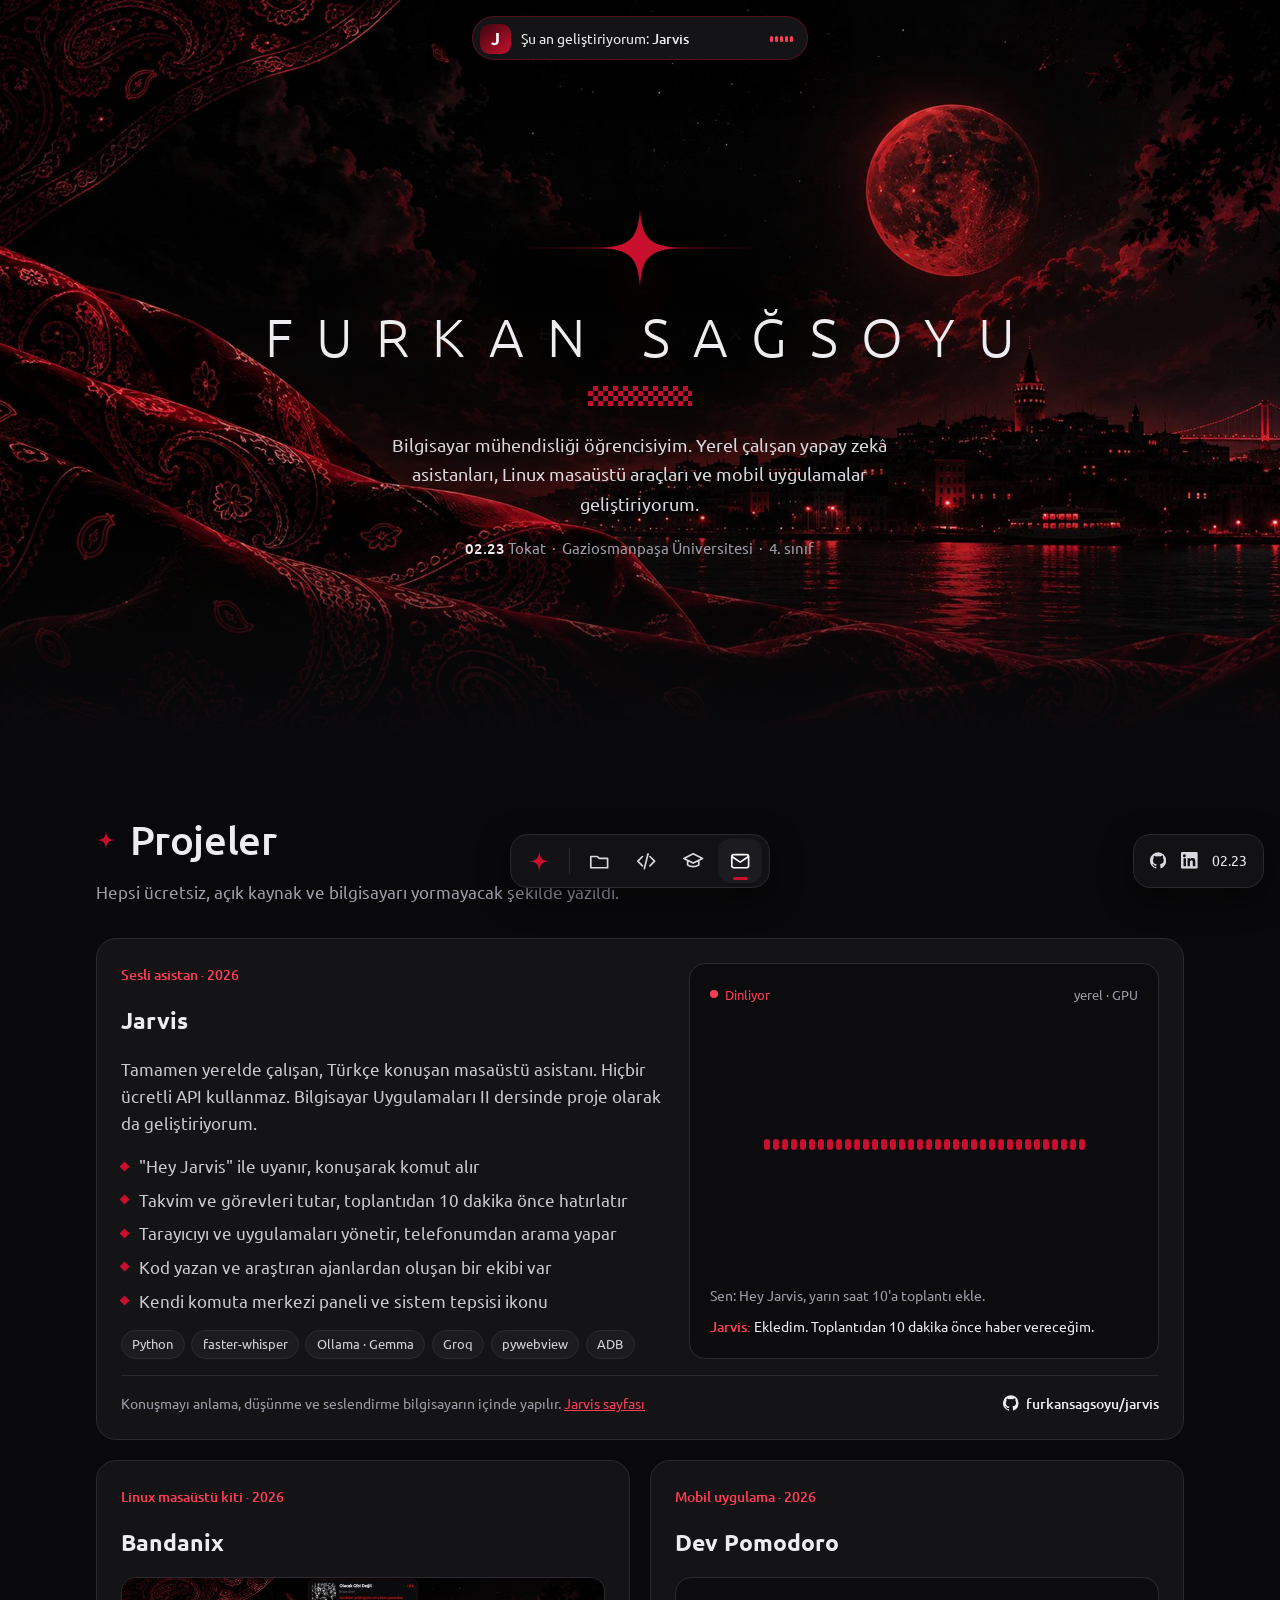
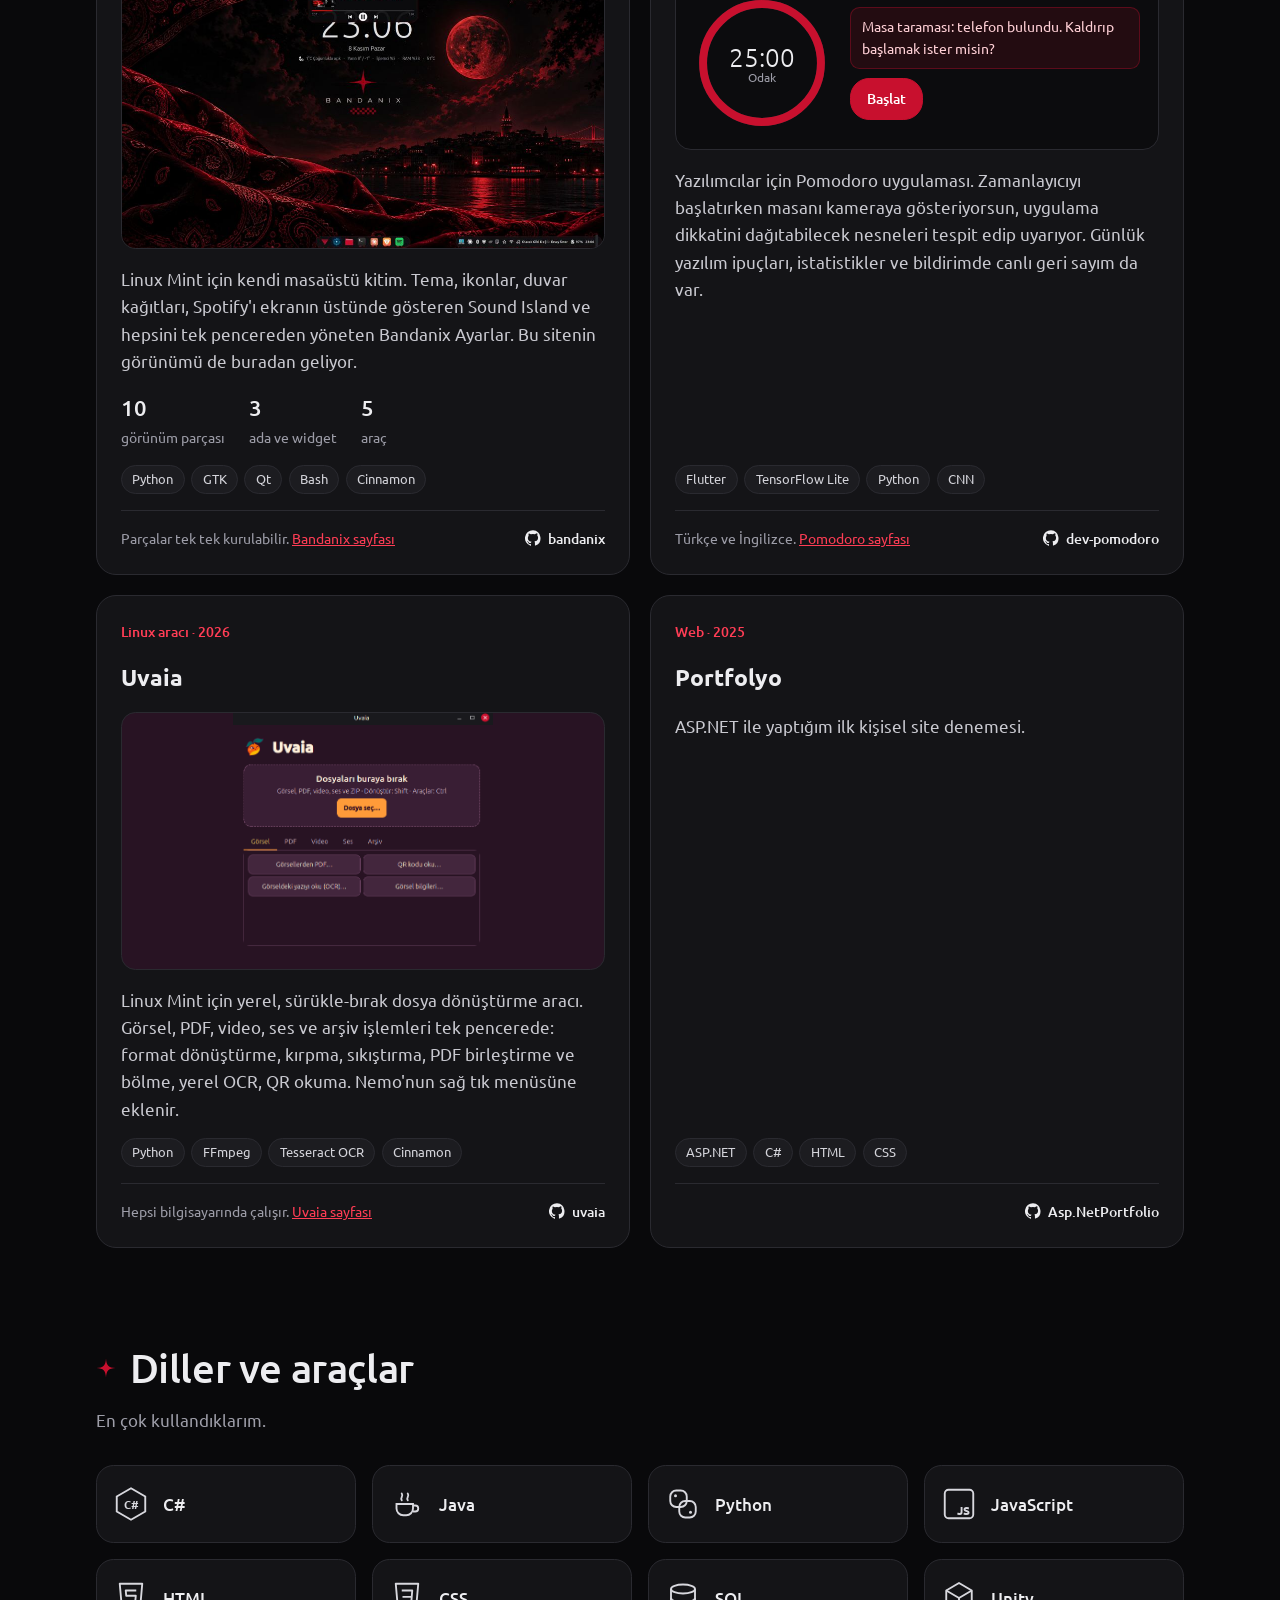
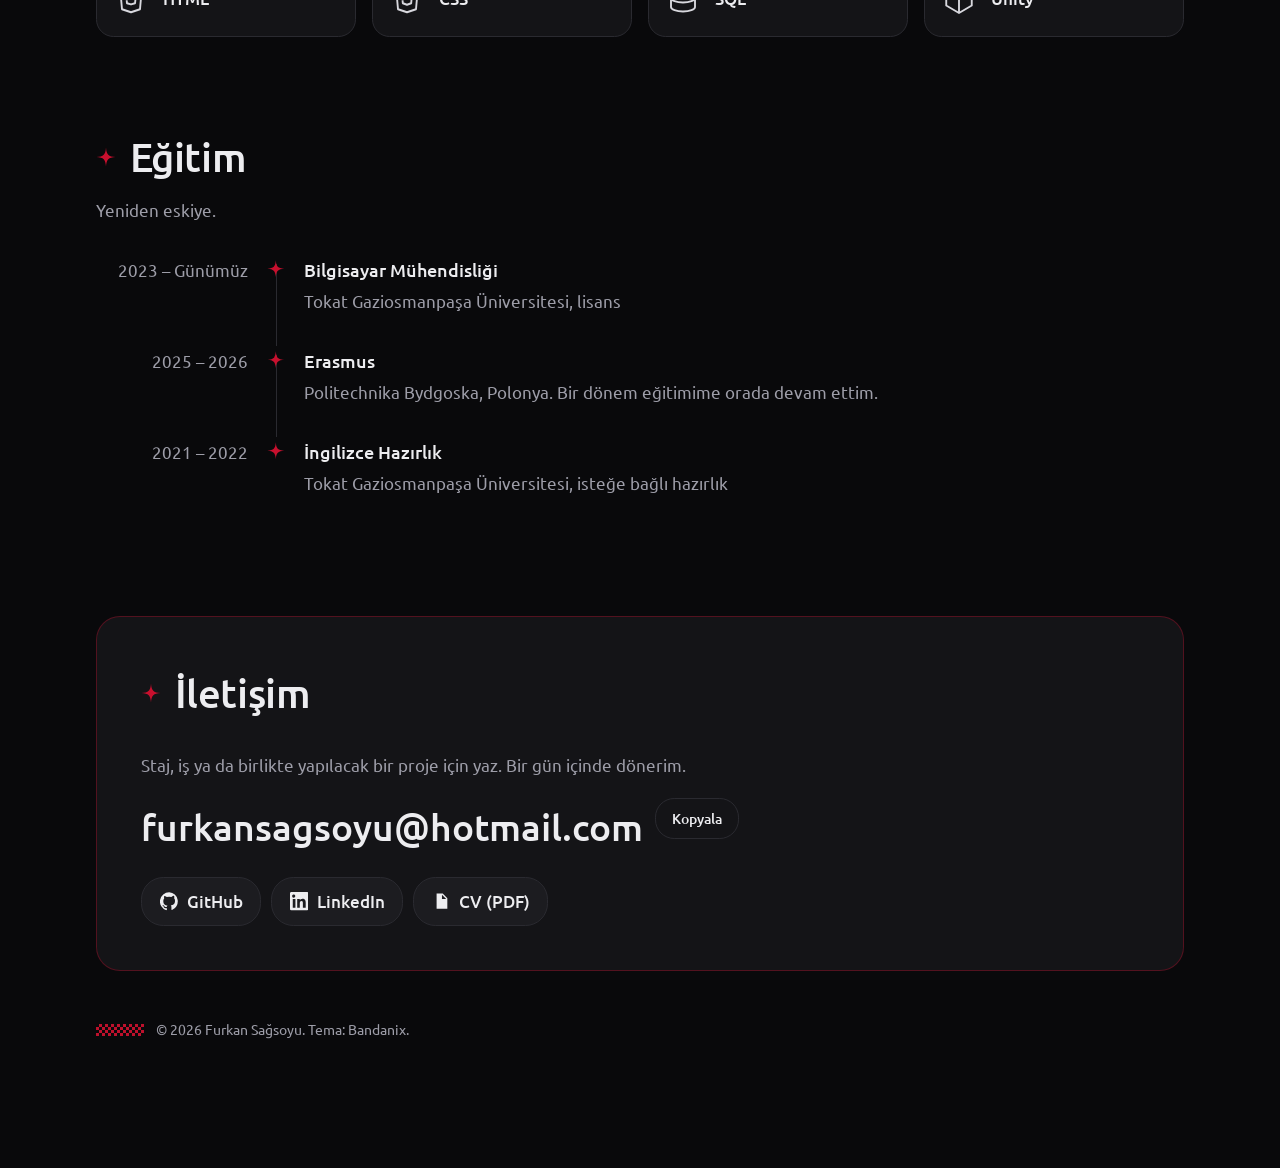
<file: index.html>
<!DOCTYPE html>
<html lang="tr">
<head>
<meta charset="utf-8">
<meta name="viewport" content="width=device-width, initial-scale=1, viewport-fit=cover">
<meta name="description" content="Furkan Sağsoyu: bilgisayar mühendisliği öğrencisi. Jarvis, Bandanix, Dev Pomodoro ve diğer projeler.">
<meta name="theme-color" content="#09090b">
<link rel="icon" href="data:image/svg+xml,%3Csvg xmlns='http://www.w3.org/2000/svg' viewBox='0 0 100 100'%3E%3Cpath d='M50 2C52.5 38 62 47.5 98 50 62 52.5 52.5 62 50 98 47.5 62 38 52.5 2 50 38 47.5 47.5 38 50 2Z' fill='%23C8102E'/%3E%3C/svg%3E">
<style>:root{padding-top:env(safe-area-inset-top,0px);padding-bottom:env(safe-area-inset-bottom,0px)}body{margin:0}img{max-width:100%}[hidden]{display:none!important}</style>
<title>Furkan Sağsoyu</title>
<link rel="preconnect" href="https://fonts.googleapis.com">
<link rel="preconnect" href="https://fonts.gstatic.com" crossorigin>
<link href="https://fonts.googleapis.com/css2?family=Ubuntu:wght@300;400;500;700&family=Ubuntu+Mono&display=swap" rel="stylesheet">
<link rel="stylesheet" href="style.css">
</head>
<body>
<!-- Ortak ikon tanımları -->
<svg width="0" height="0" style="position:absolute" aria-hidden="true">
  <defs>
    <symbol id="i-star" viewBox="0 0 100 100"><path d="M50 2C52.5 38 62 47.5 98 50 62 52.5 52.5 62 50 98 47.5 62 38 52.5 2 50 38 47.5 47.5 38 50 2Z" fill="var(--red)"/></symbol>
    <symbol id="i-gh" viewBox="0 0 24 24"><path d="M12 .3a12 12 0 0 0-3.8 23.4c.6.1.8-.3.8-.6v-2c-3.3.7-4-1.6-4-1.6-.6-1.4-1.4-1.8-1.4-1.8-1-.7.1-.7.1-.7 1.2.1 1.8 1.2 1.8 1.2 1.1 1.8 2.8 1.3 3.5 1 .1-.8.4-1.3.8-1.6-2.7-.3-5.5-1.3-5.5-5.9 0-1.3.5-2.4 1.2-3.2-.1-.3-.5-1.5.1-3.2 0 0 1-.3 3.3 1.2a11.5 11.5 0 0 1 6 0C17.3 4.7 18.3 5 18.3 5c.7 1.7.2 2.9.1 3.2.8.8 1.2 1.9 1.2 3.2 0 4.6-2.8 5.6-5.5 5.9.4.4.8 1.1.8 2.2v3.3c0 .3.2.7.8.6A12 12 0 0 0 12 .3"/></symbol>
    <symbol id="i-in" viewBox="0 0 24 24"><path d="M20.4 20.5h-3.6v-5.6c0-1.3 0-3-1.8-3s-2.2 1.5-2.2 2.9v5.7H9.4V9h3.4v1.6c.5-.9 1.6-1.9 3.4-1.9 3.6 0 4.3 2.4 4.3 5.5v6.3zM5.3 7.4a2.1 2.1 0 1 1 0-4.1 2.1 2.1 0 0 1 0 4.1zm1.8 13.1H3.6V9h3.5v11.5zM22.2 0H1.8C.8 0 0 .8 0 1.7v20.6c0 .9.8 1.7 1.8 1.7h20.4c1 0 1.8-.8 1.8-1.7V1.7C24 .8 23.2 0 22.2 0z"/></symbol>
  </defs>
</svg>

<header class="hero gutter" id="top">
  <div class="island-slot">
    <div class="island" id="island" role="button" tabindex="0" aria-expanded="false" aria-label="Şu an geliştirdiğim projeler. Açmak için tıkla.">
      <div class="pill">
        <div class="cv" id="pillCv" aria-hidden="true">J</div>
        <div class="t" id="pillT">Şu an geliştiriyorum: <b>Jarvis</b></div>
        <div class="bars" aria-hidden="true"><i></i><i></i><i></i><i></i><i></i></div>
      </div>
      <div class="player">
        <div class="p-top">
          <div class="cv" id="pCv" aria-hidden="true">J</div>
          <div class="p-meta">
            <h3 id="pTitle">Jarvis</h3>
            <div class="sub" id="pSub">Türkçe sesli asistan</div>
            <div class="lyric" id="pLine"></div>
          </div>
          <div class="bars" aria-hidden="true"><i></i><i></i><i></i><i></i><i></i></div>
        </div>
        <div class="prog"><span id="pProg"></span></div>
        <div class="p-bot">
          <span id="pIdx">1 / 3</span>
          <div class="ctrl">
            <button type="button" id="bPrev" aria-label="Önceki proje"><svg viewBox="0 0 24 24"><path d="M6 5h2v14H6zM20 5v14L9 12z"/></svg></button>
            <button type="button" id="bPlay" class="pp" aria-label="Duraklat"><svg viewBox="0 0 24 24" id="ppIcon"><path d="M7 5h3.5v14H7zM13.5 5H17v14h-3.5z"/></svg></button>
            <button type="button" id="bNext" aria-label="Sonraki proje"><svg viewBox="0 0 24 24"><path d="M16 5h2v14h-2zM4 5l11 7-11 7z"/></svg></button>
          </div>
          <a class="r" id="pGo" href="jarvis/" style="color:var(--muted)">Projeye git</a>
        </div>
      </div>
    </div>
  </div>

  <div class="mark">
    <svg class="star" viewBox="0 0 300 100" aria-hidden="true">
      <defs><linearGradient id="gl" x1="0" x2="1"><stop offset="0" stop-color="#C8102E" stop-opacity="0"/><stop offset=".5" stop-color="#C8102E"/><stop offset="1" stop-color="#C8102E" stop-opacity="0"/></linearGradient></defs>
      <rect x="0" y="49.4" width="300" height="1.2" fill="url(#gl)"/>
      <use href="#i-star" x="100" y="0" width="100" height="100"/>
    </svg>
    <h1 class="name"><span>Furkan</span><span>Sağsoyu</span></h1>
    <div class="checker" aria-hidden="true"></div>
    <p class="lede">Bilgisayar mühendisliği öğrencisiyim. Yerel çalışan yapay zekâ asistanları, Linux masaüstü araçları ve mobil uygulamalar geliştiriyorum.</p>
    <div class="widget"><b id="clock">--.--</b> Tokat &nbsp;·&nbsp; Gaziosmanpaşa Üniversitesi &nbsp;·&nbsp; 4. sınıf</div>
  </div>
</header>

<main class="gutter">
<div class="wrap">

  <section id="projeler">
    <div class="sec-h"><svg aria-hidden="true"><use href="#i-star"/></svg><h2>Projeler</h2></div>
    <p class="sec-sub">Hepsi ücretsiz, açık kaynak ve bilgisayarı yormayacak şekilde yazıldı.</p>

    <div class="grid">
      <!-- JARVIS -->
      <article class="card c-jarvis" id="p-jarvis">
        <div class="jarvis-in">
          <div>
            <p class="kind">Sesli asistan · 2026</p>
            <h3>Jarvis</h3>
            <p>Tamamen yerelde çalışan, Türkçe konuşan masaüstü asistanı. Hiçbir ücretli API kullanmaz. Bilgisayar Uygulamaları II dersinde proje olarak da geliştiriyorum.</p>
            <ul class="feat">
              <li>"Hey Jarvis" ile uyanır, konuşarak komut alır</li>
              <li>Takvim ve görevleri tutar, toplantıdan 10 dakika önce hatırlatır</li>
              <li>Tarayıcıyı ve uygulamaları yönetir, telefonumdan arama yapar</li>
              <li>Kod yazan ve araştıran ajanlardan oluşan bir ekibi var</li>
              <li>Kendi komuta merkezi paneli ve sistem tepsisi ikonu</li>
            </ul>
            <div class="tags"><span>Python</span><span>faster-whisper</span><span>Ollama · Gemma</span><span>Groq</span><span>pywebview</span><span>ADB</span></div>
          </div>
          <div class="voice" aria-label="Jarvis ile örnek konuşma">
            <div class="v-head"><span class="live">Dinliyor</span><span>yerel · GPU</span></div>
            <div class="wave" id="wave" aria-hidden="true"></div>
            <div class="chat">
              <div class="u">Sen: Hey Jarvis, yarın saat 10'a toplantı ekle.</div>
              <div class="a"><b>Jarvis:</b> Ekledim. Toplantıdan 10 dakika önce haber vereceğim.</div>
            </div>
          </div>
        </div>
        <div class="foot"><span>Konuşmayı anlama, düşünme ve seslendirme bilgisayarın içinde yapılır. <a href="jarvis/">Jarvis sayfası</a></span><a class="gh" href="https://github.com/furkansagsoyu/jarvis"><svg aria-hidden="true"><use href="#i-gh"/></svg>furkansagsoyu/jarvis</a></div>
      </article>

      <!-- BANDANIX -->
      <article class="card c-bandanix" id="p-bandanix">
        <p class="kind">Linux masaüstü kiti · 2026</p>
        <h3>Bandanix</h3>
        <div class="shot"><img src="img/bandanix-masaustu.jpg" alt="Bandanix masaüstü: Galata duvar kağıdı, saat, Sound Island ve panel adaları" loading="lazy"></div>
        <p>Linux Mint için kendi masaüstü kitim. Tema, ikonlar, duvar kağıtları, Spotify'ı ekranın üstünde gösteren Sound Island ve hepsini tek pencereden yöneten Bandanix Ayarlar. Bu sitenin görünümü de buradan geliyor.</p>
        <div class="parts"><div><b>10</b>görünüm parçası</div><div><b>3</b>ada ve widget</div><div><b>5</b>araç</div></div>
        <div class="tags"><span>Python</span><span>GTK</span><span>Qt</span><span>Bash</span><span>Cinnamon</span></div>
        <div class="foot"><span>Parçalar tek tek kurulabilir. <a href="bandanix/">Bandanix sayfası</a></span><a class="gh" href="https://github.com/furkansagsoyu/bandanix"><svg aria-hidden="true"><use href="#i-gh"/></svg>bandanix</a></div>
      </article>

      <!-- POMODORO -->
      <article class="card c-pomo" id="p-pomodoro">
        <p class="kind">Mobil uygulama · 2026</p>
        <h3>Dev Pomodoro</h3>
        <div class="pomo-vis">
          <div class="ring">
            <svg viewBox="0 0 120 120" aria-hidden="true">
              <circle cx="60" cy="60" r="52" fill="none" stroke="#2a2a30" stroke-width="7"/>
              <circle id="ringArc" cx="60" cy="60" r="52" fill="none" stroke="var(--red)" stroke-width="7" stroke-linecap="round" stroke-dasharray="326.7" stroke-dashoffset="0"/>
            </svg>
            <div class="tm"><div><span id="pomoTime">25:00</span><small id="pomoLbl">Odak</small></div></div>
          </div>
          <div class="pomo-side">
            <div class="scan" id="scan">Masa taraması: telefon bulundu. Kaldırıp başlamak ister misin?</div>
            <button class="btn" type="button" id="pomoBtn">Başlat</button>
          </div>
        </div>
        <p>Yazılımcılar için Pomodoro uygulaması. Zamanlayıcıyı başlatırken masanı kameraya gösteriyorsun, uygulama dikkatini dağıtabilecek nesneleri tespit edip uyarıyor. Günlük yazılım ipuçları, istatistikler ve bildirimde canlı geri sayım da var.</p>
        <div class="tags"><span>Flutter</span><span>TensorFlow Lite</span><span>Python</span><span>CNN</span></div>
        <div class="foot"><span>Türkçe ve İngilizce. <a href="pomodoro/">Pomodoro sayfası</a></span><a class="gh" href="https://github.com/furkansagsoyu/dev-pomodoro"><svg aria-hidden="true"><use href="#i-gh"/></svg>dev-pomodoro</a></div>
      </article>

      <!-- KÜÇÜKLER -->
      <article class="card c-small" id="p-uvaia">
        <p class="kind">Linux aracı · 2026</p>
        <h3>Uvaia</h3>
        <div class="shot sq"><img src="img/uvaia.png" alt="Uvaia ana penceresi: dosya bırakma alanı ve Görsel, PDF, Video, Ses, Arşiv sekmeleri" loading="lazy"></div>
        <p>Linux Mint için yerel, sürükle-bırak dosya dönüştürme aracı. Görsel, PDF, video, ses ve arşiv işlemleri tek pencerede: format dönüştürme, kırpma, sıkıştırma, PDF birleştirme ve bölme, yerel OCR, QR okuma. Nemo'nun sağ tık menüsüne eklenir.</p>
        <div class="tags"><span>Python</span><span>FFmpeg</span><span>Tesseract OCR</span><span>Cinnamon</span></div>
        <div class="foot"><span>Hepsi bilgisayarında çalışır. <a href="uvaia/">Uvaia sayfası</a></span><a class="gh" href="https://github.com/furkansagsoyu/uvaia"><svg aria-hidden="true"><use href="#i-gh"/></svg>uvaia</a></div>
      </article>
      <article class="card c-small">
        <p class="kind">Web · 2025</p>
        <h3>Portfolyo</h3>
        <p>ASP.NET ile yaptığım ilk kişisel site denemesi.</p>
        <div class="tags"><span>ASP.NET</span><span>C#</span><span>HTML</span><span>CSS</span></div>
        <div class="foot"><span></span><a class="gh" href="https://github.com/furkansagsoyu/Asp.NetPortfolio"><svg aria-hidden="true"><use href="#i-gh"/></svg>Asp.NetPortfolio</a></div>
      </article>
    </div>
  </section>

  <section id="diller">
    <div class="sec-h"><svg aria-hidden="true"><use href="#i-star"/></svg><h2>Diller ve araçlar</h2></div>
    <p class="sec-sub">En çok kullandıklarım.</p>
    <ul class="langs">
      <li><svg viewBox="0 0 48 48" aria-hidden="true"><polygon points="24,3 43,14 43,34 24,45 5,34 5,14" fill="none" stroke="currentColor" stroke-width="2.5"/><text x="24" y="30" text-anchor="middle" font-size="15" font-weight="700" fill="currentColor" font-family="Ubuntu,sans-serif">C#</text></svg>C#</li>
      <li><svg viewBox="0 0 48 48" aria-hidden="true"><path d="M10 24h22v6a9 9 0 0 1-9 9h-4a9 9 0 0 1-9-9z" fill="none" stroke="currentColor" stroke-width="2.5"/><path d="M32 26h3a4 4 0 0 1 0 8h-3" fill="none" stroke="currentColor" stroke-width="2.5"/><path d="M17 19c-3-3 3-5 0-9M25 19c-3-3 3-5 0-9" fill="none" stroke="currentColor" stroke-width="2.5" stroke-linecap="round"/></svg>Java</li>
      <li><svg viewBox="0 0 48 48" aria-hidden="true"><rect x="7" y="6" width="22" height="22" rx="8" fill="none" stroke="currentColor" stroke-width="2.5"/><rect x="19" y="20" width="22" height="22" rx="8" fill="none" stroke="currentColor" stroke-width="2.5"/><circle cx="14" cy="13" r="2" fill="currentColor"/><circle cx="34" cy="35" r="2" fill="currentColor"/></svg>Python</li>
      <li><svg viewBox="0 0 48 48" aria-hidden="true"><rect x="5" y="5" width="38" height="38" rx="5" fill="none" stroke="currentColor" stroke-width="2.5"/><text x="39" y="38" text-anchor="end" font-size="16" font-weight="700" fill="currentColor" font-family="Ubuntu,sans-serif">JS</text></svg>JavaScript</li>
      <li><svg viewBox="0 0 48 48" aria-hidden="true"><path d="M9 5h30l-3 34-12 4-12-4z" fill="none" stroke="currentColor" stroke-width="2.5" stroke-linejoin="round"/><path d="M31 14H17l.6 7h12.8l-1 10-5.4 1.6-5.4-1.6-.3-4" fill="none" stroke="currentColor" stroke-width="2.5" stroke-linejoin="round"/></svg>HTML</li>
      <li><svg viewBox="0 0 48 48" aria-hidden="true"><path d="M9 5h30l-3 34-12 4-12-4z" fill="none" stroke="currentColor" stroke-width="2.5" stroke-linejoin="round"/><path d="M17 14h14l-1.4 17L24 33l-5.6-2-.3-4M18 22.5h12" fill="none" stroke="currentColor" stroke-width="2.5" stroke-linejoin="round"/></svg>CSS</li>
      <li><svg viewBox="0 0 48 48" aria-hidden="true"><path d="M8 12v24c0 3.3 7.2 6 16 6s16-2.7 16-6V12" fill="none" stroke="currentColor" stroke-width="2.5"/><ellipse cx="24" cy="12" rx="16" ry="6" fill="none" stroke="currentColor" stroke-width="2.5"/><path d="M8 24c0 3.3 7.2 6 16 6s16-2.7 16-6" fill="none" stroke="currentColor" stroke-width="2.5"/></svg>SQL</li>
      <li><svg viewBox="0 0 48 48" aria-hidden="true"><path d="M24 4 41 14v20L24 44 7 34V14z" fill="none" stroke="currentColor" stroke-width="2.5" stroke-linejoin="round"/><path d="M24 24 41 14M24 24 7 14M24 24v20" fill="none" stroke="currentColor" stroke-width="2.5"/></svg>Unity</li>
    </ul>
  </section>

  <section id="egitim">
    <div class="sec-h"><svg aria-hidden="true"><use href="#i-star"/></svg><h2>Eğitim</h2></div>
    <p class="sec-sub">Yeniden eskiye.</p>
    <ol class="tl">
      <li><div class="when">2023 – Günümüz</div><div class="dot"><svg aria-hidden="true"><use href="#i-star"/></svg></div><div><h3>Bilgisayar Mühendisliği</h3><p>Tokat Gaziosmanpaşa Üniversitesi, lisans</p></div></li>
      <li><div class="when">2025 – 2026</div><div class="dot"><svg aria-hidden="true"><use href="#i-star"/></svg></div><div><h3>Erasmus</h3><p>Politechnika Bydgoska, Polonya. Bir dönem eğitimime orada devam ettim.</p></div></li>
      <li><div class="when">2021 – 2022</div><div class="dot"><svg aria-hidden="true"><use href="#i-star"/></svg></div><div><h3>İngilizce Hazırlık</h3><p>Tokat Gaziosmanpaşa Üniversitesi, isteğe bağlı hazırlık</p></div></li>
    </ol>
  </section>

  <section id="iletisim">
    <div class="contact">
      <div class="sec-h"><svg aria-hidden="true"><use href="#i-star"/></svg><h2>İletişim</h2></div>
      <p>Staj, iş ya da birlikte yapılacak bir proje için yaz. Bir gün içinde dönerim.</p>
      <div class="mail">
        <a href="mailto:furkansagsoyu@hotmail.com" id="mailTxt">furkansagsoyu@hotmail.com</a>
        <button class="btn ghost" type="button" id="copyBtn">Kopyala</button>
      </div>
      <div class="links">
        <a href="https://github.com/furkansagsoyu"><svg aria-hidden="true"><use href="#i-gh"/></svg>GitHub</a>
        <a href="https://www.linkedin.com/in/furkansagsoyu/"><svg aria-hidden="true"><use href="#i-in"/></svg>LinkedIn</a>
        <a href="files/furkan_sagsoyu_cv.pdf"><svg viewBox="0 0 24 24" aria-hidden="true"><path d="M6 2h8l6 6v14H6zM13 3.5V9h5.5M9 13h8v1.6H9zm0 3.4h8V18H9z"/></svg>CV (PDF)</a>
      </div>
    </div>
    <footer><div class="checker" aria-hidden="true"></div>© 2026 Furkan Sağsoyu. Tema: Bandanix.</footer>
  </section>

</div>
</main>

<nav class="panel" aria-label="Bölümler">
  <div class="dock">
    <a href="#top" aria-label="Başa dön"><svg viewBox="0 0 100 100"><use href="#i-star"/></svg><span class="tip">Başa dön</span></a>
    <span class="sep" aria-hidden="true"></span>
    <a href="#projeler" data-s="projeler"><svg viewBox="0 0 24 24" fill="none" stroke="currentColor" stroke-width="1.8" stroke-linejoin="round"><path d="M3 7h7l2 2h9v10H3z"/></svg><span class="tip">Projeler</span></a>
    <a href="#diller" data-s="diller"><svg viewBox="0 0 24 24" fill="none" stroke="currentColor" stroke-width="1.8" stroke-linecap="round" stroke-linejoin="round"><path d="m8 7-5 5 5 5M16 7l5 5-5 5M14 4l-4 16"/></svg><span class="tip">Diller</span></a>
    <a href="#egitim" data-s="egitim"><svg viewBox="0 0 24 24" fill="none" stroke="currentColor" stroke-width="1.8" stroke-linejoin="round"><path d="m2 9 10-5 10 5-10 5zM6 11v5c3 2.5 9 2.5 12 0v-5"/></svg><span class="tip">Eğitim</span></a>
    <a href="#iletisim" data-s="iletisim"><svg viewBox="0 0 24 24" fill="none" stroke="currentColor" stroke-width="1.8" stroke-linejoin="round"><rect x="3" y="5" width="18" height="14" rx="2"/><path d="m3 7 9 6 9-6"/></svg><span class="tip">İletişim</span></a>
  </div>
  <div class="tray">
    <a href="https://github.com/furkansagsoyu" aria-label="GitHub"><svg><use href="#i-gh"/></svg></a>
    <a href="https://www.linkedin.com/in/furkansagsoyu/" aria-label="LinkedIn"><svg><use href="#i-in"/></svg></a>
    <span id="trayClock">--.--</span>
  </div>
</nav>

<script>
(function(){
  var still = window.matchMedia('(prefers-reduced-motion: reduce)').matches;

  /* Saat (Türkiye saati) */
  var fmt = new Intl.DateTimeFormat('tr-TR',{hour:'2-digit',minute:'2-digit',timeZone:'Europe/Istanbul'});
  function tick(){var t=fmt.format(new Date()).replace(':','.');document.getElementById('clock').textContent=t;document.getElementById('trayClock').textContent=t;}
  tick(); setInterval(tick,15000);

  /* Sound Island: projeler arasında dönen "şimdi çalıyor" adası */
  var P=[
    {g:'J',name:'Jarvis',sub:'Türkçe sesli asistan',line:'"Hey Jarvis, yarın 10\'a toplantı ekle."',href:'jarvis/'},
    {g:'B',name:'Bandanix',sub:'Linux Mint masaüstü kiti',line:'./install.sh --all',href:'bandanix/'},
    {g:'P',name:'Dev Pomodoro',sub:'Yazılımcılar için odak zamanlayıcısı',line:'Masada telefon var, kaldırmak ister misin?',href:'pomodoro/'}
  ];
  var isl=document.getElementById('island'),i=0,prog=0,playing=!still,DUR=7000,last=performance.now();
  function show(){
    var p=P[i];
    ['pillCv','pCv'].forEach(function(id){document.getElementById(id).textContent=p.g});
    document.getElementById('pillT').innerHTML='Şu an geliştiriyorum: <b>'+p.name+'</b>';
    document.getElementById('pTitle').textContent=p.name;
    document.getElementById('pSub').textContent=p.sub;
    document.getElementById('pLine').textContent=p.line;
    document.getElementById('pIdx').textContent=(i+1)+' / '+P.length;
    document.getElementById('pGo').setAttribute('href',p.href);
  }
  function go(d){i=(i+d+P.length)%P.length;prog=0;show();}
  function setPlay(v){
    playing=v;isl.classList.toggle('paused',!v);
    document.getElementById('bPlay').setAttribute('aria-label',v?'Duraklat':'Oynat');
    document.getElementById('ppIcon').innerHTML=v?'<path d="M7 5h3.5v14H7zM13.5 5H17v14h-3.5z"/>':'<path d="M8 5v14l11-7z"/>';
  }
  function loop(now){
    var dt=now-last;last=now;
    if(playing){prog+=dt/DUR;if(prog>=1)go(1);}
    document.getElementById('pProg').style.width=(prog*100)+'%';
    requestAnimationFrame(loop);
  }
  function open(v){isl.classList.toggle('open',v);isl.setAttribute('aria-expanded',v);}
  var hoverable=window.matchMedia('(hover:hover)').matches;
  if(hoverable){isl.addEventListener('mouseenter',function(){open(true)});isl.addEventListener('mouseleave',function(){open(false)});}
  isl.addEventListener('click',function(e){if(e.target.closest('button,a'))return;open(!isl.classList.contains('open'));});
  isl.addEventListener('keydown',function(e){if((e.key==='Enter'||e.key===' ')&&e.target===isl){e.preventDefault();open(!isl.classList.contains('open'));}if(e.key==='Escape')open(false);});
  document.getElementById('bPrev').onclick=function(){go(-1)};
  document.getElementById('bNext').onclick=function(){go(1)};
  document.getElementById('bPlay').onclick=function(){setPlay(!playing)};
  show();setPlay(playing);requestAnimationFrame(loop);

  /* Jarvis ses dalgası */
  var w=document.getElementById('wave');
  for(var k=0;k<36;k++){var b=document.createElement('i');var c=Math.sin(k/35*Math.PI);b.style.setProperty('--h',(25+c*70*Math.random()+c*10)+'%');b.style.animationDuration=(.5+Math.random()*.9)+'s';b.style.animationDelay=(-Math.random())+'s';if(still)b.style.height=(15+c*50)+'%';w.appendChild(b);}

  /* Pomodoro demo: 25 dakikayı hızlandırılmış gösterir */
  var arc=document.getElementById('ringArc'),L=326.7,total=25*60,left=total,timer=null;
  var btn=document.getElementById('pomoBtn'),scan=document.getElementById('scan');
  function draw(){var m=Math.floor(left/60),s=left%60;document.getElementById('pomoTime').textContent=(m<10?'0':'')+m+':'+(s<10?'0':'')+s;arc.setAttribute('stroke-dashoffset',L*(1-left/total));}
  btn.onclick=function(){
    if(timer){clearInterval(timer);timer=null;btn.textContent='Devam et';return;}
    scan.textContent='Masa temiz. Odaklanma zamanı.';
    btn.textContent='Duraklat';
    timer=setInterval(function(){left=Math.max(0,left-10);draw();if(left===0){clearInterval(timer);timer=null;document.getElementById('pomoLbl').textContent='Mola';btn.textContent='Yeniden başlat';left=total;}},60);
  };
  draw();

  /* E-posta kopyala */
  document.getElementById('copyBtn').onclick=function(){
    var t='furkansagsoyu@hotmail.com',b=this;
    function done(){b.textContent='Kopyalandı';setTimeout(function(){b.textContent='Kopyala'},1800);}
    try{navigator.clipboard.writeText(t).then(done,sel);}catch(e){sel();}
    function sel(){var r=document.createRange();r.selectNodeContents(document.getElementById('mailTxt'));var s=getSelection();s.removeAllRanges();s.addRange(r);b.textContent='Seçildi, Ctrl+C';}
  };

  /* Panelde aktif bölüm */
  var links=[].slice.call(document.querySelectorAll('.dock a[data-s]'));
  if('IntersectionObserver' in window){
    var io=new IntersectionObserver(function(es){es.forEach(function(e){if(e.isIntersecting){links.forEach(function(a){a.classList.toggle('on',a.dataset.s===e.target.id)});}})},{rootMargin:'-45% 0px -50% 0px'});
    links.forEach(function(a){var s=document.getElementById(a.dataset.s);if(s)io.observe(s);});
  }
})();
</script>
</body>
</html>
</file>
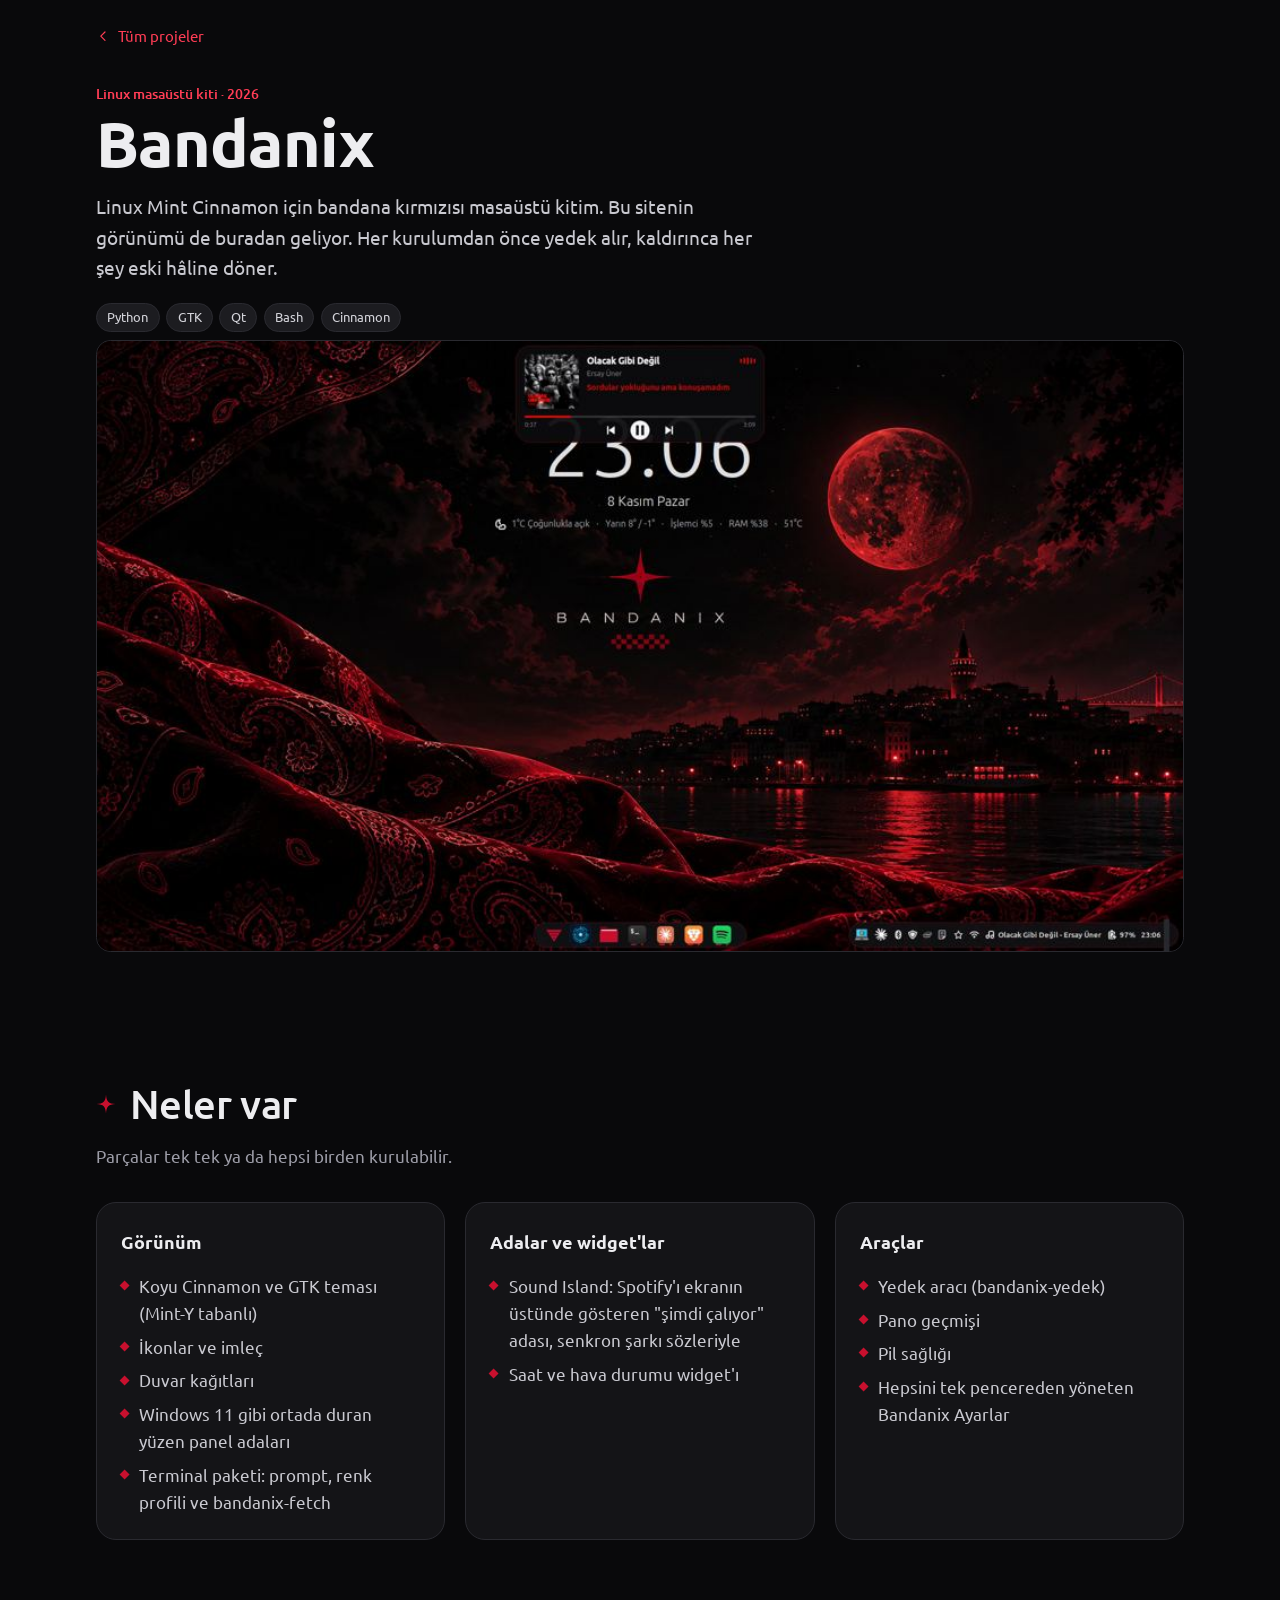
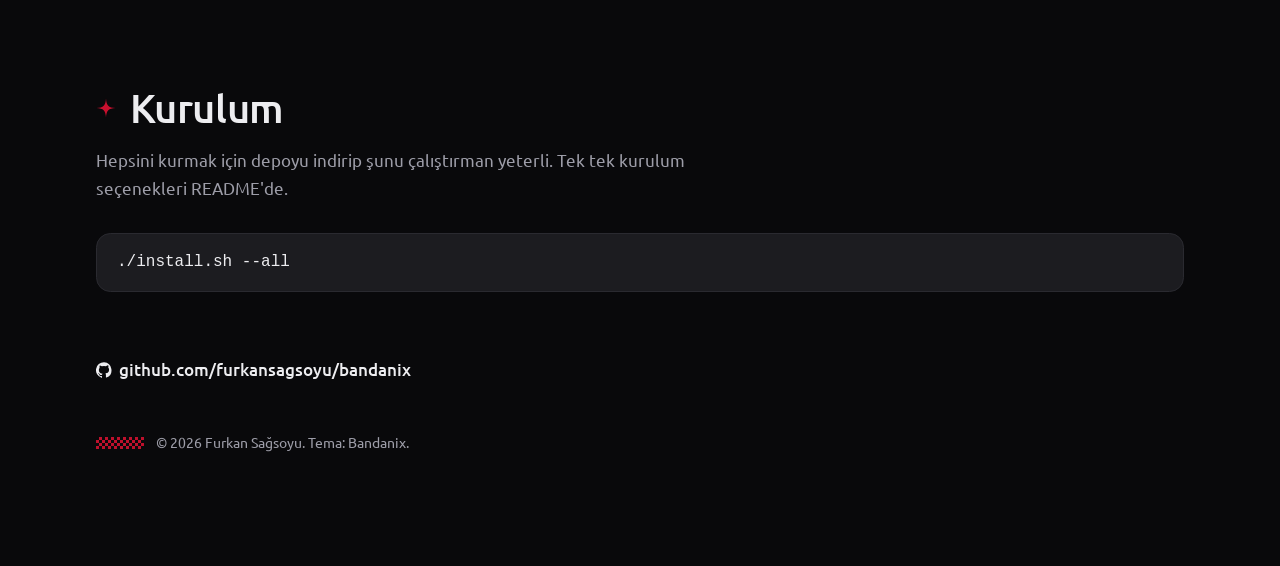
<file: bandanix/index.html>
<!DOCTYPE html>
<html lang="tr">
<head>
<meta charset="utf-8">
<meta name="viewport" content="width=device-width, initial-scale=1, viewport-fit=cover">
<meta name="description" content="Bandanix: Linux Mint Cinnamon için bandana kırmızısı masaüstü kiti.">
<meta name="theme-color" content="#09090b">
<link rel="icon" href="data:image/svg+xml,%3Csvg xmlns='http://www.w3.org/2000/svg' viewBox='0 0 100 100'%3E%3Cpath d='M50 2C52.5 38 62 47.5 98 50 62 52.5 52.5 62 50 98 47.5 62 38 52.5 2 50 38 47.5 47.5 38 50 2Z' fill='%23C8102E'/%3E%3C/svg%3E">
<style>:root{padding-top:env(safe-area-inset-top,0px);padding-bottom:env(safe-area-inset-bottom,0px)}body{margin:0}img{max-width:100%}[hidden]{display:none!important}</style>
<title>Bandanix · Furkan Sağsoyu</title>
<link rel="preconnect" href="https://fonts.googleapis.com">
<link rel="preconnect" href="https://fonts.gstatic.com" crossorigin>
<link href="https://fonts.googleapis.com/css2?family=Ubuntu:wght@300;400;500;700&family=Ubuntu+Mono&display=swap" rel="stylesheet">
<link rel="stylesheet" href="../style.css">
</head>
<body>
<svg width="0" height="0" style="position:absolute" aria-hidden="true">
  <defs>
    <symbol id="i-star" viewBox="0 0 100 100"><path d="M50 2C52.5 38 62 47.5 98 50 62 52.5 52.5 62 50 98 47.5 62 38 52.5 2 50 38 47.5 47.5 38 50 2Z" fill="var(--red)"/></symbol>
    <symbol id="i-gh" viewBox="0 0 24 24"><path d="M12 .3a12 12 0 0 0-3.8 23.4c.6.1.8-.3.8-.6v-2c-3.3.7-4-1.6-4-1.6-.6-1.4-1.4-1.8-1.4-1.8-1-.7.1-.7.1-.7 1.2.1 1.8 1.2 1.8 1.2 1.1 1.8 2.8 1.3 3.5 1 .1-.8.4-1.3.8-1.6-2.7-.3-5.5-1.3-5.5-5.9 0-1.3.5-2.4 1.2-3.2-.1-.3-.5-1.5.1-3.2 0 0 1-.3 3.3 1.2a11.5 11.5 0 0 1 6 0C17.3 4.7 18.3 5 18.3 5c.7 1.7.2 2.9.1 3.2.8.8 1.2 1.9 1.2 3.2 0 4.6-2.8 5.6-5.5 5.9.4.4.8 1.1.8 2.2v3.3c0 .3.2.7.8.6A12 12 0 0 0 12 .3"/></symbol>
    <symbol id="i-in" viewBox="0 0 24 24"><path d="M20.4 20.5h-3.6v-5.6c0-1.3 0-3-1.8-3s-2.2 1.5-2.2 2.9v5.7H9.4V9h3.4v1.6c.5-.9 1.6-1.9 3.4-1.9 3.6 0 4.3 2.4 4.3 5.5v6.3zM5.3 7.4a2.1 2.1 0 1 1 0-4.1 2.1 2.1 0 0 1 0 4.1zm1.8 13.1H3.6V9h3.5v11.5zM22.2 0H1.8C.8 0 0 .8 0 1.7v20.6c0 .9.8 1.7 1.8 1.7h20.4c1 0 1.8-.8 1.8-1.7V1.7C24 .8 23.2 0 22.2 0z"/></symbol>
  </defs>
</svg>
<main class="gutter">
<div class="wrap">
  <a class="back" href="../#projeler"><svg viewBox="0 0 24 24" fill="none" stroke="currentColor" stroke-width="2" stroke-linecap="round" stroke-linejoin="round" aria-hidden="true"><path d="M15 5l-7 7 7 7"/></svg>Tüm projeler</a>

  <header class="p-head">
    <p class="kind">Linux masaüstü kiti · 2026</p>
    <h1>Bandanix</h1>
    <p class="lead">Linux Mint Cinnamon için bandana kırmızısı masaüstü kitim. Bu sitenin görünümü de buradan geliyor. Her kurulumdan önce yedek alır, kaldırınca her şey eski hâline döner.</p>
    <div class="tags"><span>Python</span><span>GTK</span><span>Qt</span><span>Bash</span><span>Cinnamon</span></div>
  </header>

  <div class="shot"><img src="../img/bandanix-masaustu.jpg" alt="Bandanix masaüstü: Galata duvar kağıdı, saat, Sound Island ve panel adaları"></div>

  <section class="p-sec">
    <div class="sec-h"><svg aria-hidden="true"><use href="#i-star"/></svg><h2>Neler var</h2></div>
    <p class="sec-sub">Parçalar tek tek ya da hepsi birden kurulabilir.</p>
    <div class="cols">
      <article class="card"><h3>Görünüm</h3><ul class="feat"><li>Koyu Cinnamon ve GTK teması (Mint-Y tabanlı)</li><li>İkonlar ve imleç</li><li>Duvar kağıtları</li><li>Windows 11 gibi ortada duran yüzen panel adaları</li><li>Terminal paketi: prompt, renk profili ve bandanix-fetch</li></ul></article>
      <article class="card"><h3>Adalar ve widget'lar</h3><ul class="feat"><li>Sound Island: Spotify'ı ekranın üstünde gösteren "şimdi çalıyor" adası, senkron şarkı sözleriyle</li><li>Saat ve hava durumu widget'ı</li></ul></article>
      <article class="card"><h3>Araçlar</h3><ul class="feat"><li>Yedek aracı (bandanix-yedek)</li><li>Pano geçmişi</li><li>Pil sağlığı</li><li>Hepsini tek pencereden yöneten Bandanix Ayarlar</li></ul></article>
    </div>
  </section>

  <section class="p-sec">
    <div class="sec-h"><svg aria-hidden="true"><use href="#i-star"/></svg><h2>Kurulum</h2></div>
    <p class="sec-sub">Hepsini kurmak için depoyu indirip şunu çalıştırman yeterli. Tek tek kurulum seçenekleri README'de.</p>
    <pre class="cmd">./install.sh --all</pre>
  </section>

  <div class="p-end"><a class="gh" href="https://github.com/furkansagsoyu/bandanix"><svg aria-hidden="true"><use href="#i-gh"/></svg>github.com/furkansagsoyu/bandanix</a></div>

  <footer><div class="checker" aria-hidden="true"></div>© 2026 Furkan Sağsoyu. Tema: Bandanix.</footer>
</div>
</main>
</body>
</html>
</file>
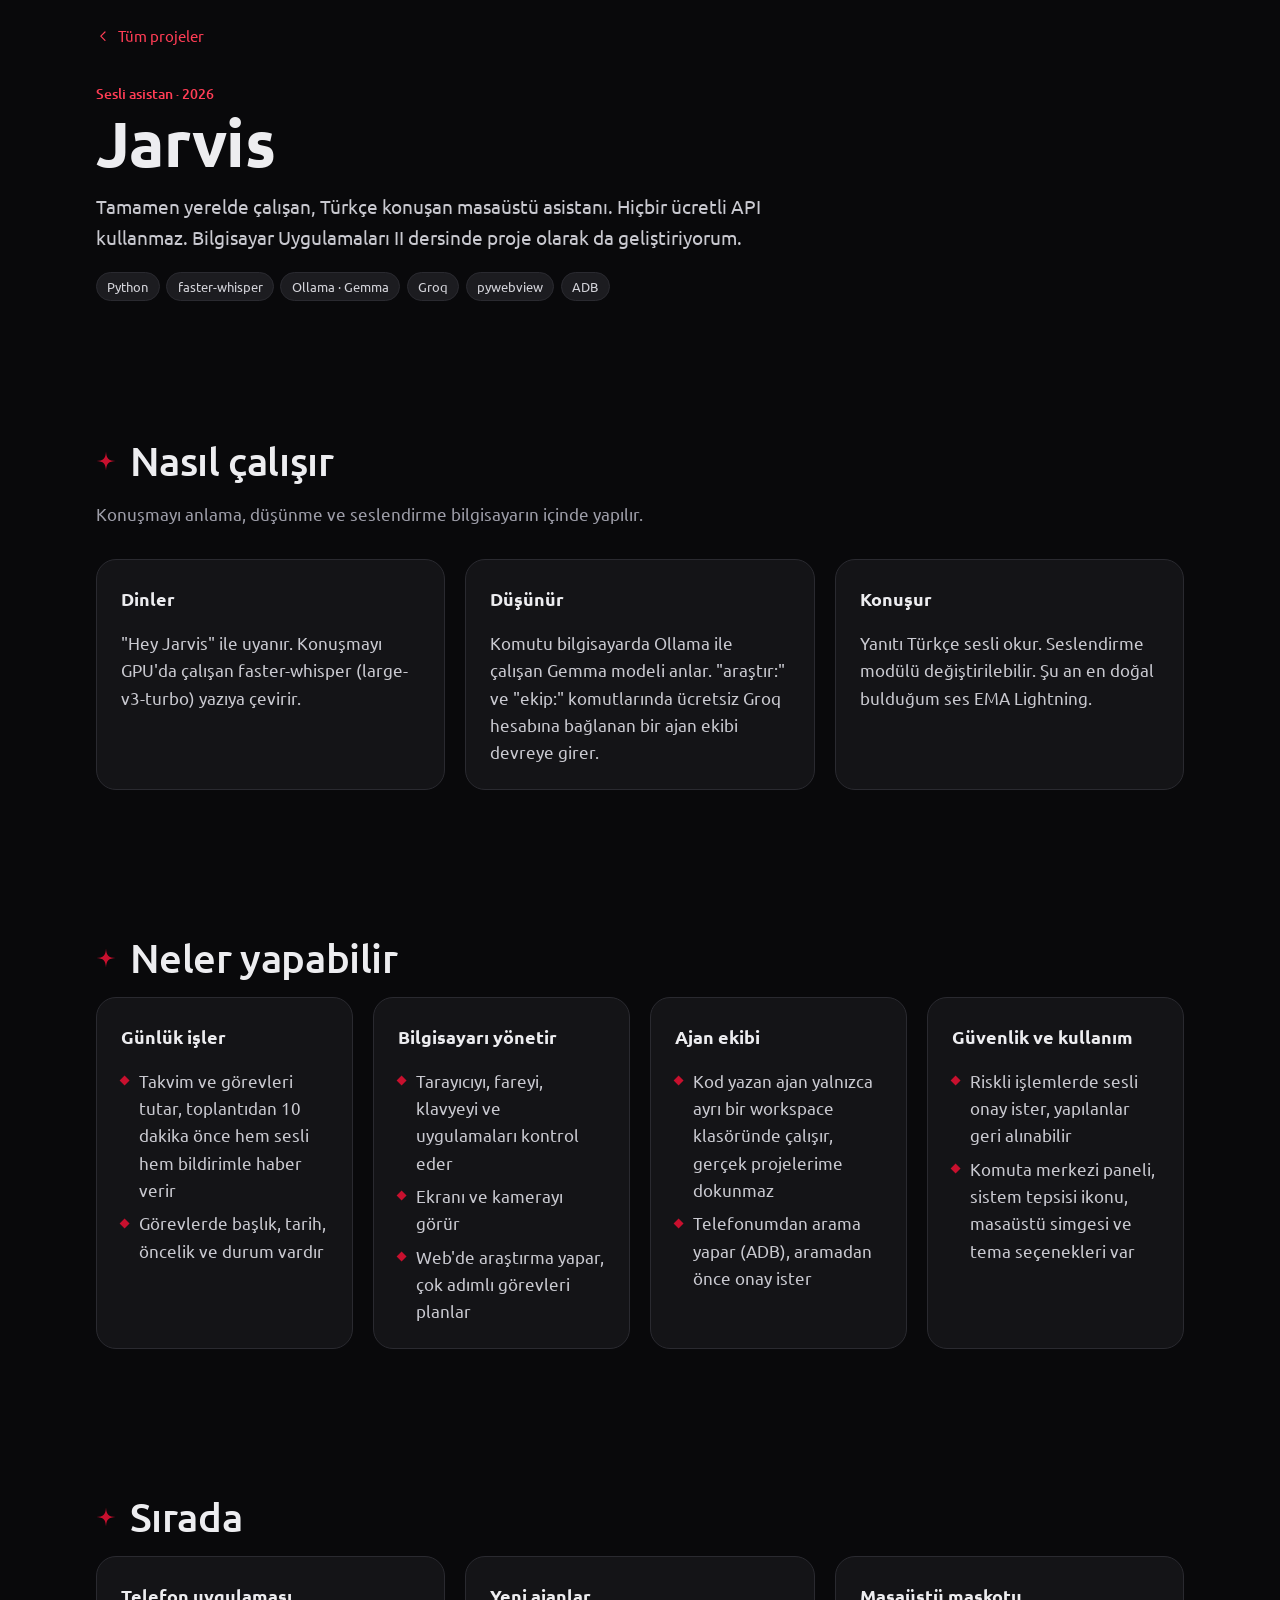
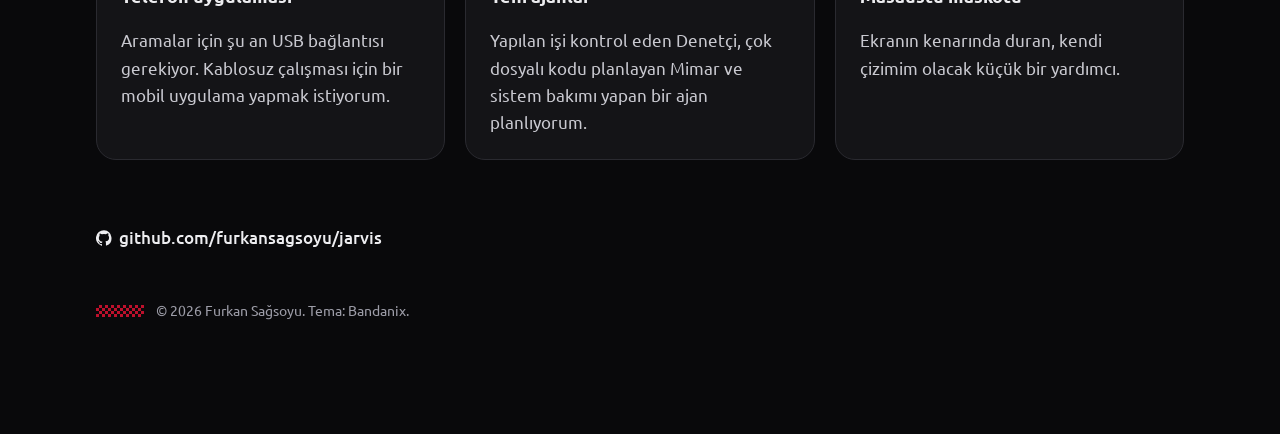
<file: jarvis/index.html>
<!DOCTYPE html>
<html lang="tr">
<head>
<meta charset="utf-8">
<meta name="viewport" content="width=device-width, initial-scale=1, viewport-fit=cover">
<meta name="description" content="Jarvis: tamamen yerelde çalışan, Türkçe konuşan masaüstü sesli asistan.">
<meta name="theme-color" content="#09090b">
<link rel="icon" href="data:image/svg+xml,%3Csvg xmlns='http://www.w3.org/2000/svg' viewBox='0 0 100 100'%3E%3Cpath d='M50 2C52.5 38 62 47.5 98 50 62 52.5 52.5 62 50 98 47.5 62 38 52.5 2 50 38 47.5 47.5 38 50 2Z' fill='%23C8102E'/%3E%3C/svg%3E">
<style>:root{padding-top:env(safe-area-inset-top,0px);padding-bottom:env(safe-area-inset-bottom,0px)}body{margin:0}img{max-width:100%}[hidden]{display:none!important}</style>
<title>Jarvis · Furkan Sağsoyu</title>
<link rel="preconnect" href="https://fonts.googleapis.com">
<link rel="preconnect" href="https://fonts.gstatic.com" crossorigin>
<link href="https://fonts.googleapis.com/css2?family=Ubuntu:wght@300;400;500;700&family=Ubuntu+Mono&display=swap" rel="stylesheet">
<link rel="stylesheet" href="../style.css">
</head>
<body>
<svg width="0" height="0" style="position:absolute" aria-hidden="true">
  <defs>
    <symbol id="i-star" viewBox="0 0 100 100"><path d="M50 2C52.5 38 62 47.5 98 50 62 52.5 52.5 62 50 98 47.5 62 38 52.5 2 50 38 47.5 47.5 38 50 2Z" fill="var(--red)"/></symbol>
    <symbol id="i-gh" viewBox="0 0 24 24"><path d="M12 .3a12 12 0 0 0-3.8 23.4c.6.1.8-.3.8-.6v-2c-3.3.7-4-1.6-4-1.6-.6-1.4-1.4-1.8-1.4-1.8-1-.7.1-.7.1-.7 1.2.1 1.8 1.2 1.8 1.2 1.1 1.8 2.8 1.3 3.5 1 .1-.8.4-1.3.8-1.6-2.7-.3-5.5-1.3-5.5-5.9 0-1.3.5-2.4 1.2-3.2-.1-.3-.5-1.5.1-3.2 0 0 1-.3 3.3 1.2a11.5 11.5 0 0 1 6 0C17.3 4.7 18.3 5 18.3 5c.7 1.7.2 2.9.1 3.2.8.8 1.2 1.9 1.2 3.2 0 4.6-2.8 5.6-5.5 5.9.4.4.8 1.1.8 2.2v3.3c0 .3.2.7.8.6A12 12 0 0 0 12 .3"/></symbol>
    <symbol id="i-in" viewBox="0 0 24 24"><path d="M20.4 20.5h-3.6v-5.6c0-1.3 0-3-1.8-3s-2.2 1.5-2.2 2.9v5.7H9.4V9h3.4v1.6c.5-.9 1.6-1.9 3.4-1.9 3.6 0 4.3 2.4 4.3 5.5v6.3zM5.3 7.4a2.1 2.1 0 1 1 0-4.1 2.1 2.1 0 0 1 0 4.1zm1.8 13.1H3.6V9h3.5v11.5zM22.2 0H1.8C.8 0 0 .8 0 1.7v20.6c0 .9.8 1.7 1.8 1.7h20.4c1 0 1.8-.8 1.8-1.7V1.7C24 .8 23.2 0 22.2 0z"/></symbol>
  </defs>
</svg>
<main class="gutter">
<div class="wrap">
  <a class="back" href="../#projeler"><svg viewBox="0 0 24 24" fill="none" stroke="currentColor" stroke-width="2" stroke-linecap="round" stroke-linejoin="round" aria-hidden="true"><path d="M15 5l-7 7 7 7"/></svg>Tüm projeler</a>

  <header class="p-head">
    <p class="kind">Sesli asistan · 2026</p>
    <h1>Jarvis</h1>
    <p class="lead">Tamamen yerelde çalışan, Türkçe konuşan masaüstü asistanı. Hiçbir ücretli API kullanmaz. Bilgisayar Uygulamaları II dersinde proje olarak da geliştiriyorum.</p>
    <div class="tags"><span>Python</span><span>faster-whisper</span><span>Ollama · Gemma</span><span>Groq</span><span>pywebview</span><span>ADB</span></div>
  </header>

  <section class="p-sec">
    <div class="sec-h"><svg aria-hidden="true"><use href="#i-star"/></svg><h2>Nasıl çalışır</h2></div>
    <p class="sec-sub">Konuşmayı anlama, düşünme ve seslendirme bilgisayarın içinde yapılır.</p>
    <div class="cols">
      <article class="card"><h3>Dinler</h3><p>"Hey Jarvis" ile uyanır. Konuşmayı GPU'da çalışan faster-whisper (large-v3-turbo) yazıya çevirir.</p></article>
      <article class="card"><h3>Düşünür</h3><p>Komutu bilgisayarda Ollama ile çalışan Gemma modeli anlar. "araştır:" ve "ekip:" komutlarında ücretsiz Groq hesabına bağlanan bir ajan ekibi devreye girer.</p></article>
      <article class="card"><h3>Konuşur</h3><p>Yanıtı Türkçe sesli okur. Seslendirme modülü değiştirilebilir. Şu an en doğal bulduğum ses EMA Lightning.</p></article>
    </div>
  </section>

  <section class="p-sec">
    <div class="sec-h"><svg aria-hidden="true"><use href="#i-star"/></svg><h2>Neler yapabilir</h2></div>
    <div class="cols">
      <article class="card"><h3>Günlük işler</h3><ul class="feat"><li>Takvim ve görevleri tutar, toplantıdan 10 dakika önce hem sesli hem bildirimle haber verir</li><li>Görevlerde başlık, tarih, öncelik ve durum vardır</li></ul></article>
      <article class="card"><h3>Bilgisayarı yönetir</h3><ul class="feat"><li>Tarayıcıyı, fareyi, klavyeyi ve uygulamaları kontrol eder</li><li>Ekranı ve kamerayı görür</li><li>Web'de araştırma yapar, çok adımlı görevleri planlar</li></ul></article>
      <article class="card"><h3>Ajan ekibi</h3><ul class="feat"><li>Kod yazan ajan yalnızca ayrı bir workspace klasöründe çalışır, gerçek projelerime dokunmaz</li><li>Telefonumdan arama yapar (ADB), aramadan önce onay ister</li></ul></article>
      <article class="card"><h3>Güvenlik ve kullanım</h3><ul class="feat"><li>Riskli işlemlerde sesli onay ister, yapılanlar geri alınabilir</li><li>Komuta merkezi paneli, sistem tepsisi ikonu, masaüstü simgesi ve tema seçenekleri var</li></ul></article>
    </div>
  </section>

  <section class="p-sec">
    <div class="sec-h"><svg aria-hidden="true"><use href="#i-star"/></svg><h2>Sırada</h2></div>
    <div class="cols">
      <article class="card"><h3>Telefon uygulaması</h3><p>Aramalar için şu an USB bağlantısı gerekiyor. Kablosuz çalışması için bir mobil uygulama yapmak istiyorum.</p></article>
      <article class="card"><h3>Yeni ajanlar</h3><p>Yapılan işi kontrol eden Denetçi, çok dosyalı kodu planlayan Mimar ve sistem bakımı yapan bir ajan planlıyorum.</p></article>
      <article class="card"><h3>Masaüstü maskotu</h3><p>Ekranın kenarında duran, kendi çizimim olacak küçük bir yardımcı.</p></article>
    </div>
  </section>

  <div class="p-end"><a class="gh" href="https://github.com/furkansagsoyu/jarvis"><svg aria-hidden="true"><use href="#i-gh"/></svg>github.com/furkansagsoyu/jarvis</a></div>

  <footer><div class="checker" aria-hidden="true"></div>© 2026 Furkan Sağsoyu. Tema: Bandanix.</footer>
</div>
</main>
</body>
</html>
</file>
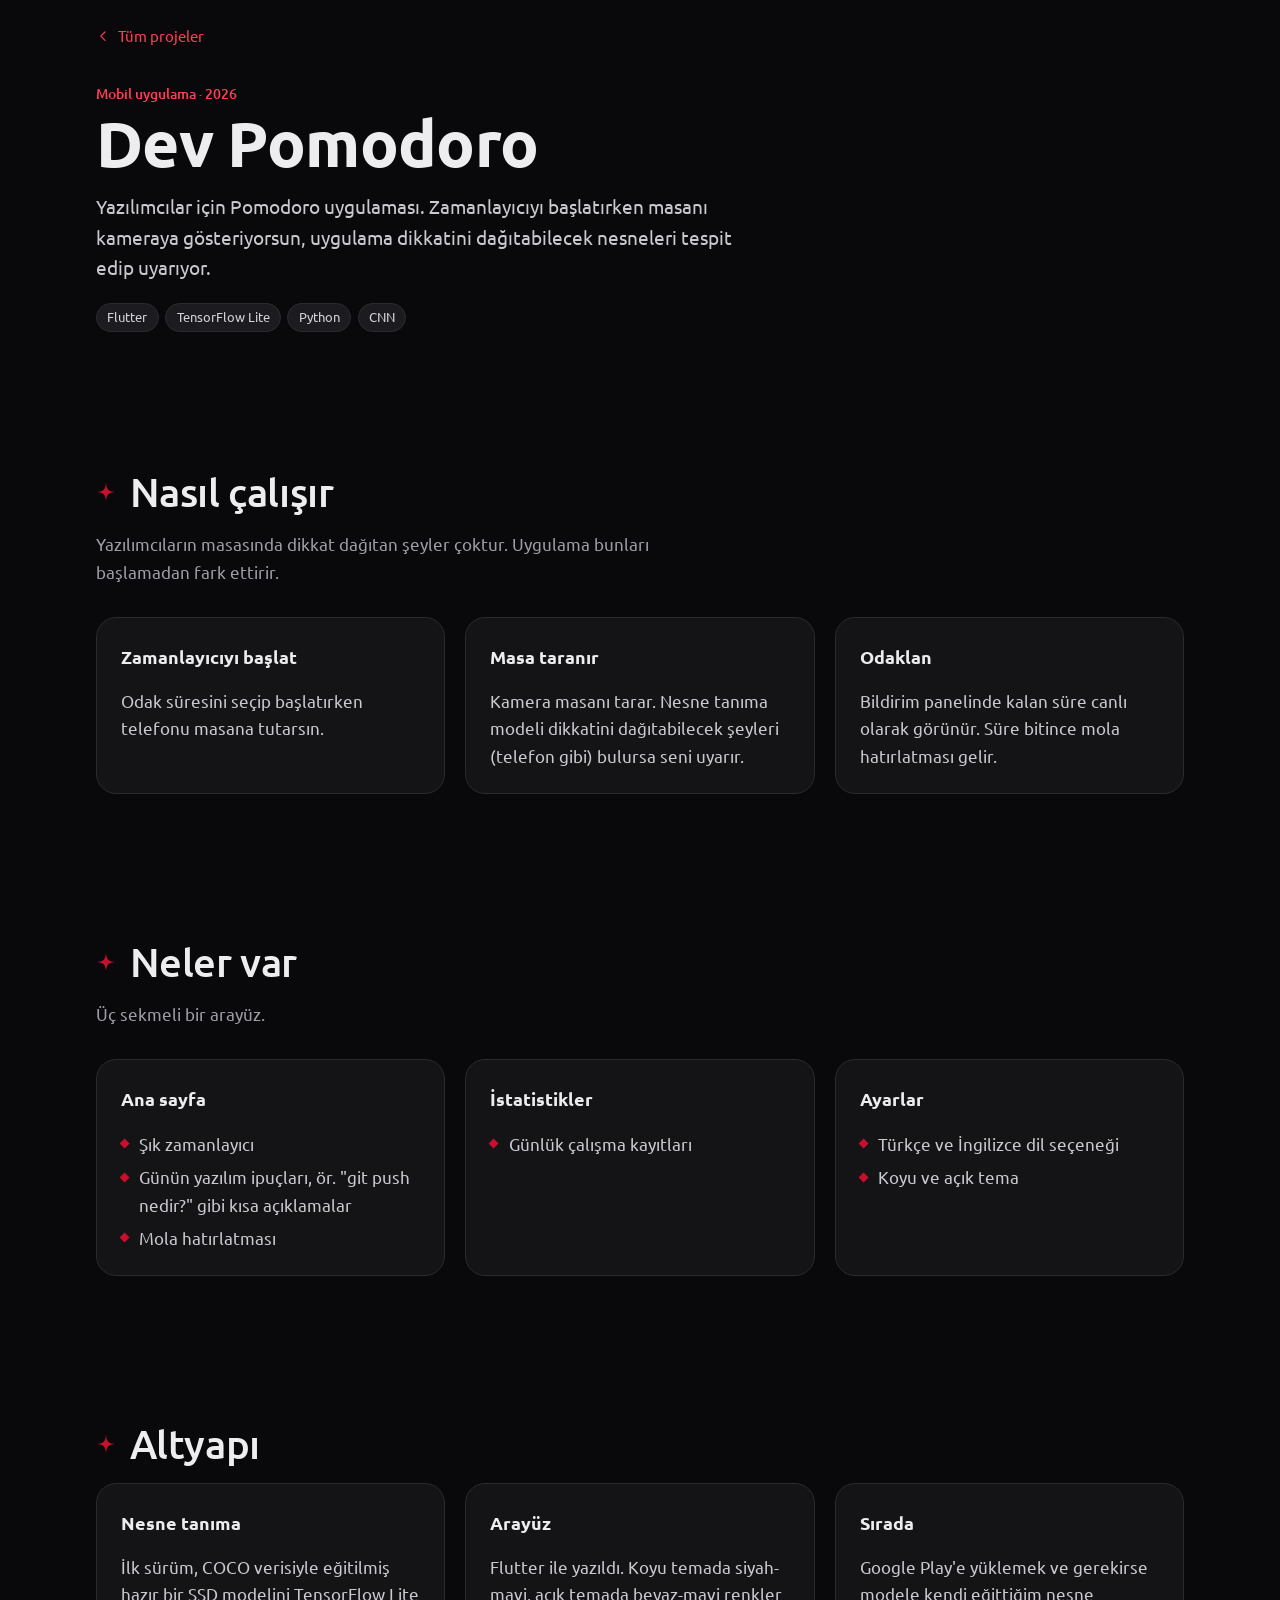
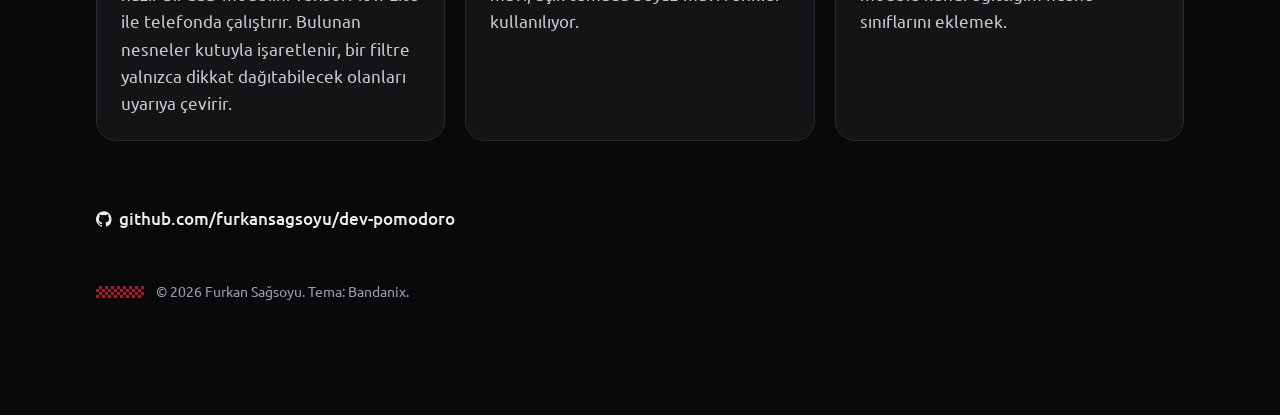
<file: pomodoro/index.html>
<!DOCTYPE html>
<html lang="tr">
<head>
<meta charset="utf-8">
<meta name="viewport" content="width=device-width, initial-scale=1, viewport-fit=cover">
<meta name="description" content="Dev Pomodoro: yazılımcılar için, masanı tarayıp dikkat dağıtan nesneleri uyaran Pomodoro uygulaması.">
<meta name="theme-color" content="#09090b">
<link rel="icon" href="data:image/svg+xml,%3Csvg xmlns='http://www.w3.org/2000/svg' viewBox='0 0 100 100'%3E%3Cpath d='M50 2C52.5 38 62 47.5 98 50 62 52.5 52.5 62 50 98 47.5 62 38 52.5 2 50 38 47.5 47.5 38 50 2Z' fill='%23C8102E'/%3E%3C/svg%3E">
<style>:root{padding-top:env(safe-area-inset-top,0px);padding-bottom:env(safe-area-inset-bottom,0px)}body{margin:0}img{max-width:100%}[hidden]{display:none!important}</style>
<title>Dev Pomodoro · Furkan Sağsoyu</title>
<link rel="preconnect" href="https://fonts.googleapis.com">
<link rel="preconnect" href="https://fonts.gstatic.com" crossorigin>
<link href="https://fonts.googleapis.com/css2?family=Ubuntu:wght@300;400;500;700&family=Ubuntu+Mono&display=swap" rel="stylesheet">
<link rel="stylesheet" href="../style.css">
</head>
<body>
<svg width="0" height="0" style="position:absolute" aria-hidden="true">
  <defs>
    <symbol id="i-star" viewBox="0 0 100 100"><path d="M50 2C52.5 38 62 47.5 98 50 62 52.5 52.5 62 50 98 47.5 62 38 52.5 2 50 38 47.5 47.5 38 50 2Z" fill="var(--red)"/></symbol>
    <symbol id="i-gh" viewBox="0 0 24 24"><path d="M12 .3a12 12 0 0 0-3.8 23.4c.6.1.8-.3.8-.6v-2c-3.3.7-4-1.6-4-1.6-.6-1.4-1.4-1.8-1.4-1.8-1-.7.1-.7.1-.7 1.2.1 1.8 1.2 1.8 1.2 1.1 1.8 2.8 1.3 3.5 1 .1-.8.4-1.3.8-1.6-2.7-.3-5.5-1.3-5.5-5.9 0-1.3.5-2.4 1.2-3.2-.1-.3-.5-1.5.1-3.2 0 0 1-.3 3.3 1.2a11.5 11.5 0 0 1 6 0C17.3 4.7 18.3 5 18.3 5c.7 1.7.2 2.9.1 3.2.8.8 1.2 1.9 1.2 3.2 0 4.6-2.8 5.6-5.5 5.9.4.4.8 1.1.8 2.2v3.3c0 .3.2.7.8.6A12 12 0 0 0 12 .3"/></symbol>
    <symbol id="i-in" viewBox="0 0 24 24"><path d="M20.4 20.5h-3.6v-5.6c0-1.3 0-3-1.8-3s-2.2 1.5-2.2 2.9v5.7H9.4V9h3.4v1.6c.5-.9 1.6-1.9 3.4-1.9 3.6 0 4.3 2.4 4.3 5.5v6.3zM5.3 7.4a2.1 2.1 0 1 1 0-4.1 2.1 2.1 0 0 1 0 4.1zm1.8 13.1H3.6V9h3.5v11.5zM22.2 0H1.8C.8 0 0 .8 0 1.7v20.6c0 .9.8 1.7 1.8 1.7h20.4c1 0 1.8-.8 1.8-1.7V1.7C24 .8 23.2 0 22.2 0z"/></symbol>
  </defs>
</svg>
<main class="gutter">
<div class="wrap">
  <a class="back" href="../#projeler"><svg viewBox="0 0 24 24" fill="none" stroke="currentColor" stroke-width="2" stroke-linecap="round" stroke-linejoin="round" aria-hidden="true"><path d="M15 5l-7 7 7 7"/></svg>Tüm projeler</a>

  <header class="p-head">
    <p class="kind">Mobil uygulama · 2026</p>
    <h1>Dev Pomodoro</h1>
    <p class="lead">Yazılımcılar için Pomodoro uygulaması. Zamanlayıcıyı başlatırken masanı kameraya gösteriyorsun, uygulama dikkatini dağıtabilecek nesneleri tespit edip uyarıyor.</p>
    <div class="tags"><span>Flutter</span><span>TensorFlow Lite</span><span>Python</span><span>CNN</span></div>
  </header>
  <section class="p-sec">
    <div class="sec-h"><svg aria-hidden="true"><use href="#i-star"/></svg><h2>Nasıl çalışır</h2></div>
    <p class="sec-sub">Yazılımcıların masasında dikkat dağıtan şeyler çoktur. Uygulama bunları başlamadan fark ettirir.</p>
    <div class="cols">
      <article class="card"><h3>Zamanlayıcıyı başlat</h3><p>Odak süresini seçip başlatırken telefonu masana tutarsın.</p></article>
      <article class="card"><h3>Masa taranır</h3><p>Kamera masanı tarar. Nesne tanıma modeli dikkatini dağıtabilecek şeyleri (telefon gibi) bulursa seni uyarır.</p></article>
      <article class="card"><h3>Odaklan</h3><p>Bildirim panelinde kalan süre canlı olarak görünür. Süre bitince mola hatırlatması gelir.</p></article>
    </div>
  </section>
  <section class="p-sec">
    <div class="sec-h"><svg aria-hidden="true"><use href="#i-star"/></svg><h2>Neler var</h2></div>
    <p class="sec-sub">Üç sekmeli bir arayüz.</p>
    <div class="cols">
      <article class="card"><h3>Ana sayfa</h3><ul class="feat"><li>Şık zamanlayıcı</li><li>Günün yazılım ipuçları, ör. "git push nedir?" gibi kısa açıklamalar</li><li>Mola hatırlatması</li></ul></article>
      <article class="card"><h3>İstatistikler</h3><ul class="feat"><li>Günlük çalışma kayıtları</li></ul></article>
      <article class="card"><h3>Ayarlar</h3><ul class="feat"><li>Türkçe ve İngilizce dil seçeneği</li><li>Koyu ve açık tema</li></ul></article>
    </div>
  </section>
  <section class="p-sec">
    <div class="sec-h"><svg aria-hidden="true"><use href="#i-star"/></svg><h2>Altyapı</h2></div>
    <div class="cols">
      <article class="card"><h3>Nesne tanıma</h3><p>İlk sürüm, COCO verisiyle eğitilmiş hazır bir SSD modelini TensorFlow Lite ile telefonda çalıştırır. Bulunan nesneler kutuyla işaretlenir, bir filtre yalnızca dikkat dağıtabilecek olanları uyarıya çevirir.</p></article>
      <article class="card"><h3>Arayüz</h3><p>Flutter ile yazıldı. Koyu temada siyah-mavi, açık temada beyaz-mavi renkler kullanılıyor.</p></article>
      <article class="card"><h3>Sırada</h3><p>Google Play'e yüklemek ve gerekirse modele kendi eğittiğim nesne sınıflarını eklemek.</p></article>
    </div>
  </section>

  <div class="p-end"><a class="gh" href="https://github.com/furkansagsoyu/dev-pomodoro"><svg aria-hidden="true"><use href="#i-gh"/></svg>github.com/furkansagsoyu/dev-pomodoro</a></div>
  <footer><div class="checker" aria-hidden="true"></div>© 2026 Furkan Sağsoyu. Tema: Bandanix.</footer>
</div>
</main>
</body>
</html>
</file>
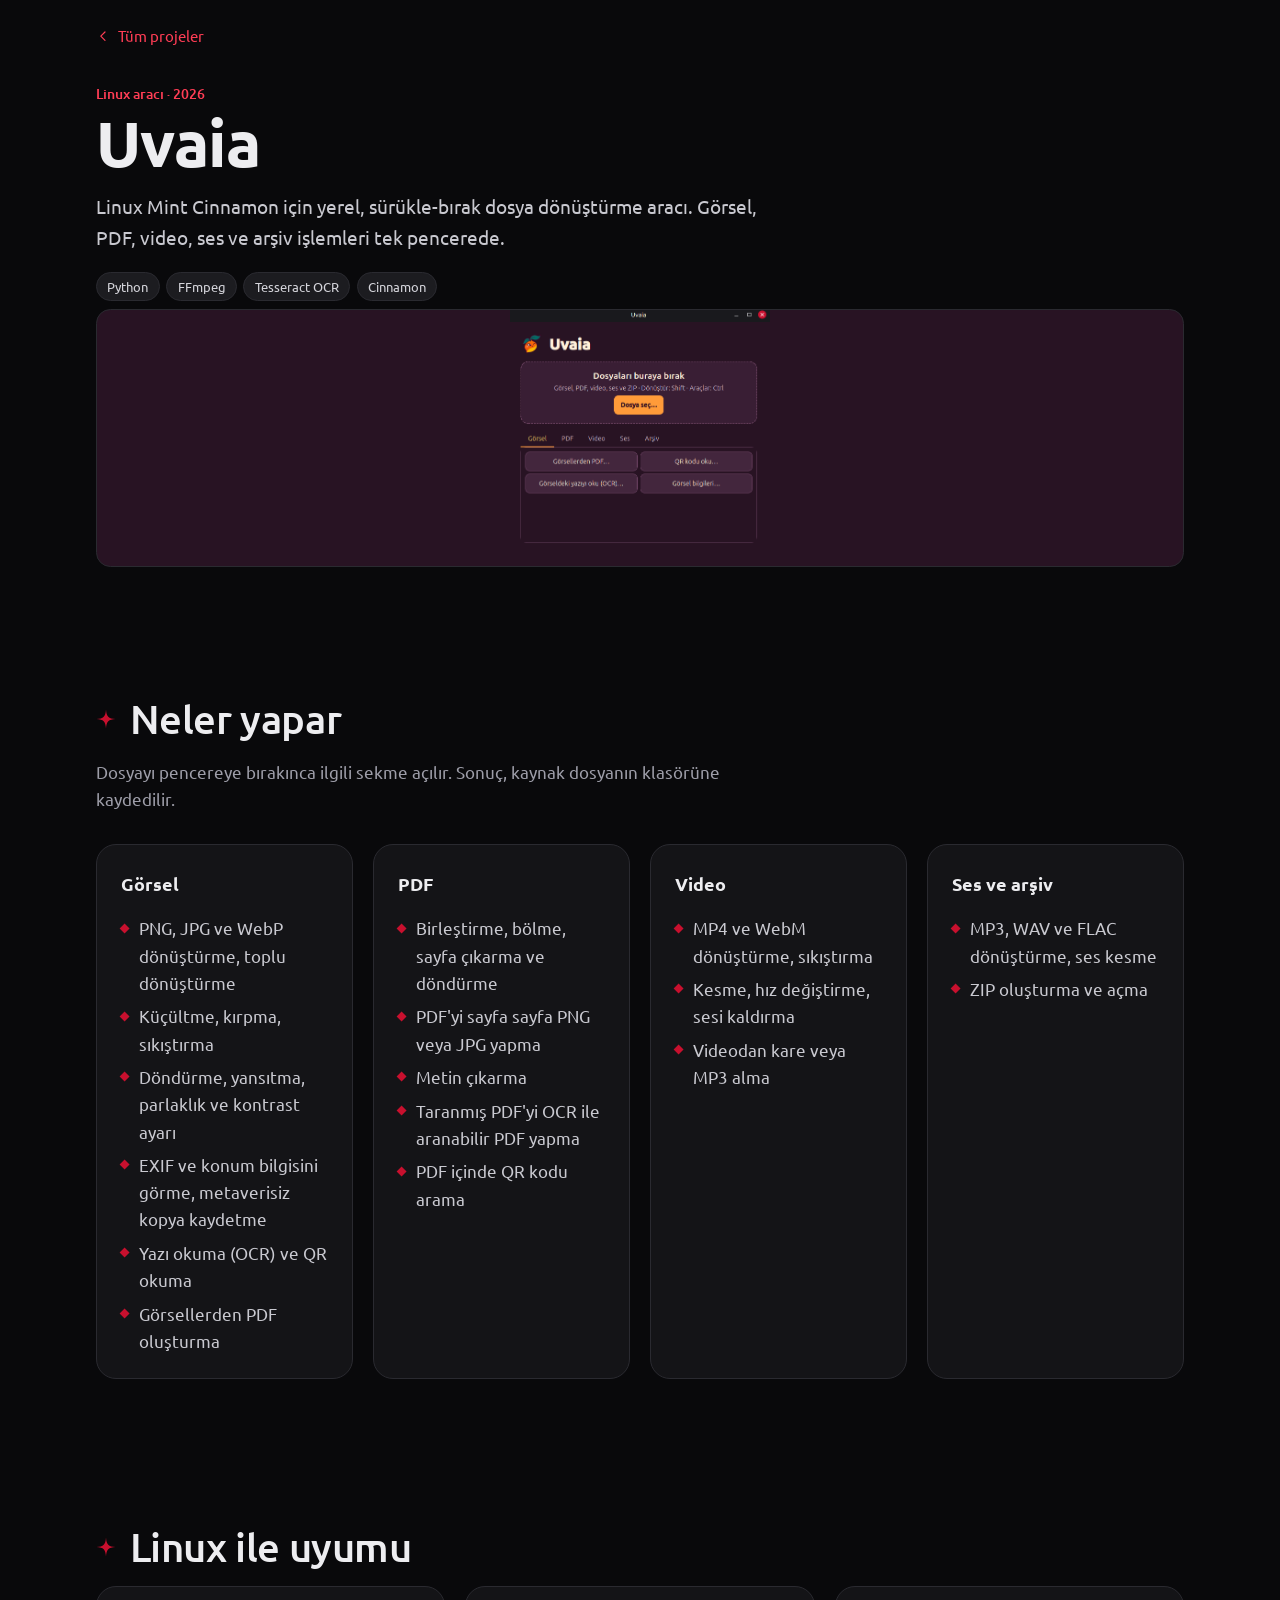
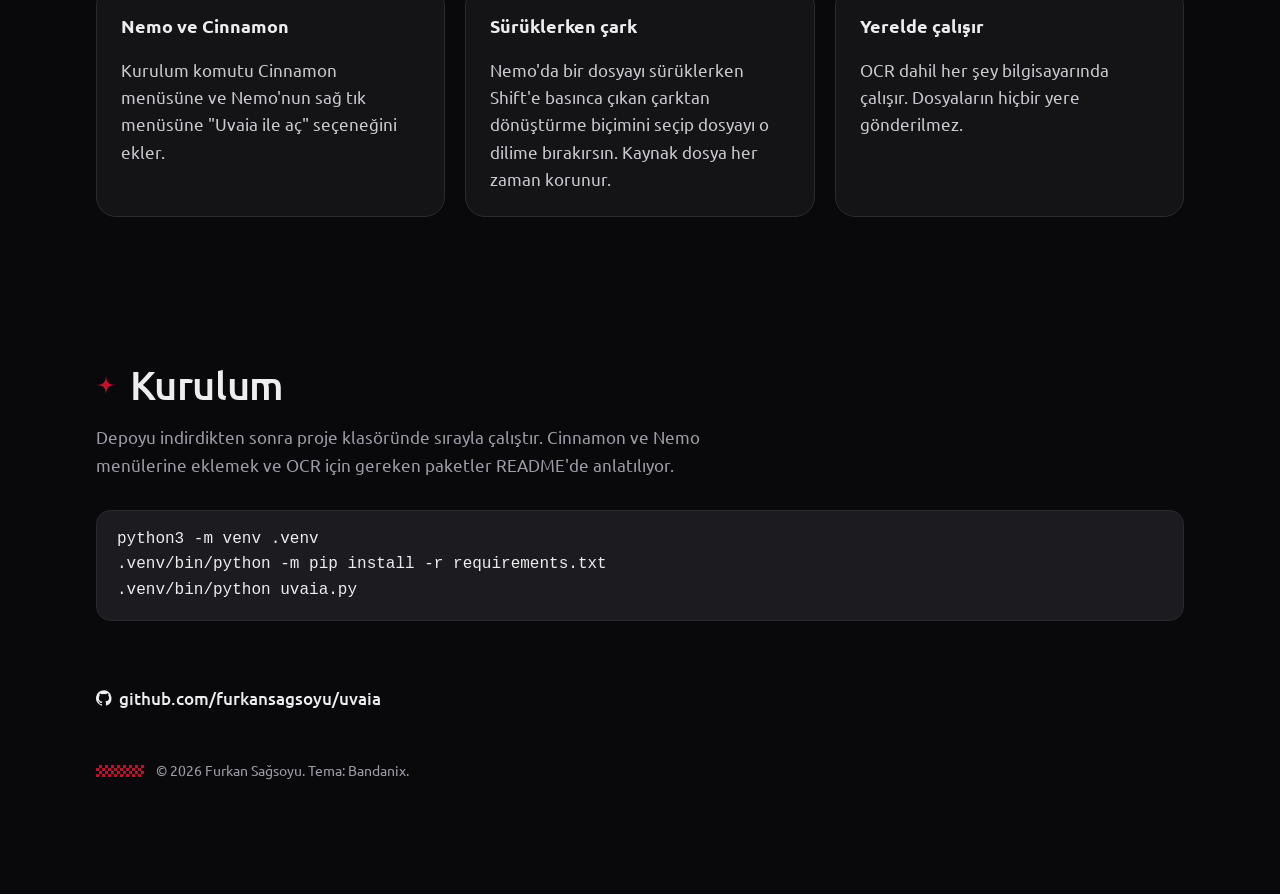
<file: uvaia/index.html>
<!DOCTYPE html>
<html lang="tr">
<head>
<meta charset="utf-8">
<meta name="viewport" content="width=device-width, initial-scale=1, viewport-fit=cover">
<meta name="description" content="Uvaia: Linux Mint için yerel, sürükle-bırak görsel, PDF, video, ses ve arşiv aracı.">
<meta name="theme-color" content="#09090b">
<link rel="icon" href="data:image/svg+xml,%3Csvg xmlns='http://www.w3.org/2000/svg' viewBox='0 0 100 100'%3E%3Cpath d='M50 2C52.5 38 62 47.5 98 50 62 52.5 52.5 62 50 98 47.5 62 38 52.5 2 50 38 47.5 47.5 38 50 2Z' fill='%23C8102E'/%3E%3C/svg%3E">
<style>:root{padding-top:env(safe-area-inset-top,0px);padding-bottom:env(safe-area-inset-bottom,0px)}body{margin:0}img{max-width:100%}[hidden]{display:none!important}</style>
<title>Uvaia · Furkan Sağsoyu</title>
<link rel="preconnect" href="https://fonts.googleapis.com">
<link rel="preconnect" href="https://fonts.gstatic.com" crossorigin>
<link href="https://fonts.googleapis.com/css2?family=Ubuntu:wght@300;400;500;700&family=Ubuntu+Mono&display=swap" rel="stylesheet">
<link rel="stylesheet" href="../style.css">
</head>
<body>
<svg width="0" height="0" style="position:absolute" aria-hidden="true">
  <defs>
    <symbol id="i-star" viewBox="0 0 100 100"><path d="M50 2C52.5 38 62 47.5 98 50 62 52.5 52.5 62 50 98 47.5 62 38 52.5 2 50 38 47.5 47.5 38 50 2Z" fill="var(--red)"/></symbol>
    <symbol id="i-gh" viewBox="0 0 24 24"><path d="M12 .3a12 12 0 0 0-3.8 23.4c.6.1.8-.3.8-.6v-2c-3.3.7-4-1.6-4-1.6-.6-1.4-1.4-1.8-1.4-1.8-1-.7.1-.7.1-.7 1.2.1 1.8 1.2 1.8 1.2 1.1 1.8 2.8 1.3 3.5 1 .1-.8.4-1.3.8-1.6-2.7-.3-5.5-1.3-5.5-5.9 0-1.3.5-2.4 1.2-3.2-.1-.3-.5-1.5.1-3.2 0 0 1-.3 3.3 1.2a11.5 11.5 0 0 1 6 0C17.3 4.7 18.3 5 18.3 5c.7 1.7.2 2.9.1 3.2.8.8 1.2 1.9 1.2 3.2 0 4.6-2.8 5.6-5.5 5.9.4.4.8 1.1.8 2.2v3.3c0 .3.2.7.8.6A12 12 0 0 0 12 .3"/></symbol>
    <symbol id="i-in" viewBox="0 0 24 24"><path d="M20.4 20.5h-3.6v-5.6c0-1.3 0-3-1.8-3s-2.2 1.5-2.2 2.9v5.7H9.4V9h3.4v1.6c.5-.9 1.6-1.9 3.4-1.9 3.6 0 4.3 2.4 4.3 5.5v6.3zM5.3 7.4a2.1 2.1 0 1 1 0-4.1 2.1 2.1 0 0 1 0 4.1zm1.8 13.1H3.6V9h3.5v11.5zM22.2 0H1.8C.8 0 0 .8 0 1.7v20.6c0 .9.8 1.7 1.8 1.7h20.4c1 0 1.8-.8 1.8-1.7V1.7C24 .8 23.2 0 22.2 0z"/></symbol>
  </defs>
</svg>
<main class="gutter">
<div class="wrap">
  <a class="back" href="../#projeler"><svg viewBox="0 0 24 24" fill="none" stroke="currentColor" stroke-width="2" stroke-linecap="round" stroke-linejoin="round" aria-hidden="true"><path d="M15 5l-7 7 7 7"/></svg>Tüm projeler</a>

  <header class="p-head">
    <p class="kind">Linux aracı · 2026</p>
    <h1>Uvaia</h1>
    <p class="lead">Linux Mint Cinnamon için yerel, sürükle-bırak dosya dönüştürme aracı. Görsel, PDF, video, ses ve arşiv işlemleri tek pencerede.</p>
    <div class="tags"><span>Python</span><span>FFmpeg</span><span>Tesseract OCR</span><span>Cinnamon</span></div>
  </header>
  <div class="shot sq"><img src="../img/uvaia.png" alt="Uvaia ana penceresi: dosya bırakma alanı ve Görsel, PDF, Video, Ses, Arşiv sekmeleri"></div>
  <section class="p-sec">
    <div class="sec-h"><svg aria-hidden="true"><use href="#i-star"/></svg><h2>Neler yapar</h2></div>
    <p class="sec-sub">Dosyayı pencereye bırakınca ilgili sekme açılır. Sonuç, kaynak dosyanın klasörüne kaydedilir.</p>
    <div class="cols">
      <article class="card"><h3>Görsel</h3><ul class="feat"><li>PNG, JPG ve WebP dönüştürme, toplu dönüştürme</li><li>Küçültme, kırpma, sıkıştırma</li><li>Döndürme, yansıtma, parlaklık ve kontrast ayarı</li><li>EXIF ve konum bilgisini görme, metaverisiz kopya kaydetme</li><li>Yazı okuma (OCR) ve QR okuma</li><li>Görsellerden PDF oluşturma</li></ul></article>
      <article class="card"><h3>PDF</h3><ul class="feat"><li>Birleştirme, bölme, sayfa çıkarma ve döndürme</li><li>PDF'yi sayfa sayfa PNG veya JPG yapma</li><li>Metin çıkarma</li><li>Taranmış PDF'yi OCR ile aranabilir PDF yapma</li><li>PDF içinde QR kodu arama</li></ul></article>
      <article class="card"><h3>Video</h3><ul class="feat"><li>MP4 ve WebM dönüştürme, sıkıştırma</li><li>Kesme, hız değiştirme, sesi kaldırma</li><li>Videodan kare veya MP3 alma</li></ul></article>
      <article class="card"><h3>Ses ve arşiv</h3><ul class="feat"><li>MP3, WAV ve FLAC dönüştürme, ses kesme</li><li>ZIP oluşturma ve açma</li></ul></article>
    </div>
  </section>
  <section class="p-sec">
    <div class="sec-h"><svg aria-hidden="true"><use href="#i-star"/></svg><h2>Linux ile uyumu</h2></div>
    <div class="cols">
      <article class="card"><h3>Nemo ve Cinnamon</h3><p>Kurulum komutu Cinnamon menüsüne ve Nemo'nun sağ tık menüsüne "Uvaia ile aç" seçeneğini ekler.</p></article>
      <article class="card"><h3>Sürüklerken çark</h3><p>Nemo'da bir dosyayı sürüklerken Shift'e basınca çıkan çarktan dönüştürme biçimini seçip dosyayı o dilime bırakırsın. Kaynak dosya her zaman korunur.</p></article>
      <article class="card"><h3>Yerelde çalışır</h3><p>OCR dahil her şey bilgisayarında çalışır. Dosyaların hiçbir yere gönderilmez.</p></article>
    </div>
  </section>
  <section class="p-sec">
    <div class="sec-h"><svg aria-hidden="true"><use href="#i-star"/></svg><h2>Kurulum</h2></div>
    <p class="sec-sub">Depoyu indirdikten sonra proje klasöründe sırayla çalıştır. Cinnamon ve Nemo menülerine eklemek ve OCR için gereken paketler README'de anlatılıyor.</p>
    <pre class="cmd">python3 -m venv .venv
.venv/bin/python -m pip install -r requirements.txt
.venv/bin/python uvaia.py</pre>
  </section>

  <div class="p-end"><a class="gh" href="https://github.com/furkansagsoyu/uvaia"><svg aria-hidden="true"><use href="#i-gh"/></svg>github.com/furkansagsoyu/uvaia</a></div>
  <footer><div class="checker" aria-hidden="true"></div>© 2026 Furkan Sağsoyu. Tema: Bandanix.</footer>
</div>
</main>
</body>
</html>
</file>
<file: style.css>
/* Bandanix masaüstü gibi: siyah zemin, bandana kırmızısı, yüzen adalar. Üstte Sound Island, altta panel adası. */
:root{
  --bg:#09090b;          /* masaüstü siyahı */
  --island:#141417;      /* ada / pencere zemini */
  --island-2:#1c1c20;    /* ada içi ikinci katman */
  --line:#2a2a30;        /* ince kenar */
  --text:#ededf0;
  --muted:#9d9da8;
  --red:#C8102E;         /* bandana kırmızısı (theme.toml) */
  --red-hi:#ff3d55;      /* koyu zeminde okunan kırmızı yazı */
  --red-edge:rgba(200,16,46,.35);
  --f-ui:"Ubuntu",system-ui,-apple-system,"Segoe UI",sans-serif;
  --f-mono:"Ubuntu Mono",ui-monospace,"SFMono-Regular",Menlo,monospace;
  color-scheme:dark;
}
*,*::before,*::after{box-sizing:border-box}
html{scroll-behavior:smooth}
body{background:var(--bg);color:var(--text);font-family:var(--f-ui);font-size:1.0625rem;line-height:1.6;-webkit-font-smoothing:antialiased}
body::before{content:"";position:fixed;inset:0 0 auto;height:env(safe-area-inset-top,0px);z-index:10;background:var(--bg)}
a{color:var(--red-hi)}
a:focus-visible,button:focus-visible,[tabindex]:focus-visible{outline:2px solid var(--red-hi);outline-offset:3px}
h1,h2,h3{text-wrap:balance}
.gutter{padding-left:max(16px,env(safe-area-inset-left,0px));padding-right:max(16px,env(safe-area-inset-right,0px))}
.wrap{max-width:68rem;margin:0 auto}

/* ---------- HERO: duvar kağıdı ---------- */
.hero{position:relative;min-height:min(46rem,100svh);display:flex;flex-direction:column;align-items:center;
  background:#000 url("img/galata.jpg") center 40%/cover no-repeat;overflow:hidden}
.hero::after{content:"";position:absolute;inset:0;background:
  radial-gradient(ellipse 60% 45% at 50% 48%,rgba(0,0,0,.55),transparent 70%),
  linear-gradient(to bottom,rgba(0,0,0,.15),transparent 30%,transparent 70%,var(--bg));pointer-events:none}
.hero>*{position:relative;z-index:1}

/* Sound Island */
.island-slot{height:13rem;width:100%;display:flex;justify-content:center;padding-top:1rem}
.island{width:min(21rem,100%);height:2.75rem;background:var(--island);border:1px solid var(--red-edge);border-radius:1.4rem;
  box-shadow:0 10px 40px rgba(0,0,0,.6);overflow:hidden;cursor:pointer;
  transition:width .38s cubic-bezier(.3,1.3,.5,1),height .38s cubic-bezier(.3,1.3,.5,1),border-radius .3s}
.island.open{width:min(28rem,100%);height:11rem;border-radius:1.25rem;cursor:default}
.pill{display:flex;align-items:center;gap:.65rem;height:2.75rem;padding:0 .9rem 0 .45rem;transition:opacity .2s}
.island.open .pill{opacity:0;height:0;pointer-events:none}
.pill .cv{width:1.9rem;height:1.9rem;border-radius:.6rem;flex:none}
.pill .t{flex:1;min-width:0;font-size:.88rem;white-space:nowrap;overflow:hidden;text-overflow:ellipsis}
.pill .t b{font-weight:500}
.bars{display:flex;gap:2px;align-items:center;height:14px;flex:none}
.bars i{width:3px;background:var(--red-hi);border-radius:2px;height:40%;animation:eq 1s ease-in-out infinite alternate}
.bars i:nth-child(2){animation-duration:.7s}.bars i:nth-child(3){animation-duration:1.15s}.bars i:nth-child(4){animation-duration:.85s}.bars i:nth-child(5){animation-duration:.95s}
@keyframes eq{to{height:100%}}
.paused .bars i{animation-play-state:paused}
.player{padding:.85rem 1rem .7rem;opacity:0;transition:opacity .25s .1s}
.island:not(.open) .player{display:none}
.island.open .player{opacity:1}
.p-top{display:grid;grid-template-columns:4.75rem 1fr auto;gap:.9rem;align-items:start}
.cv{display:grid;place-items:center;background:linear-gradient(140deg,#3a0610,var(--red));color:#fff;font-weight:700}
.p-top .cv{width:4.75rem;height:4.75rem;border-radius:.8rem;font-size:1.6rem}
.p-meta{min-width:0}
.p-meta h3{margin:.1rem 0 0;font-size:1.05rem;font-weight:700}
.p-meta .sub{color:var(--muted);font-size:.85rem}
.p-meta .lyric{color:var(--red-hi);font-size:.85rem;font-weight:500;margin-top:.2rem;white-space:nowrap;overflow:hidden;text-overflow:ellipsis}
.prog{height:3px;background:#2c2c33;border-radius:2px;margin:.8rem 0 .1rem;overflow:hidden}
.prog span{display:block;height:100%;width:0;background:var(--red)}
.p-bot{display:grid;grid-template-columns:1fr auto 1fr;align-items:center;font-size:.72rem;color:var(--muted);font-variant-numeric:tabular-nums}
.p-bot .r{text-align:right}
.ctrl{display:flex;gap:.9rem;align-items:center}
.ctrl button{background:none;border:0;color:var(--text);cursor:pointer;padding:.25rem;display:grid;place-items:center;border-radius:50%}
.ctrl button svg{width:1rem;height:1rem;fill:currentColor}
.ctrl .pp{background:#fff;color:#111;width:2rem;height:2rem}
.ctrl button:hover{color:var(--red-hi)}
.ctrl .pp:hover{color:var(--red)}

/* İsim, Bandanix logosu gibi */
.mark{display:flex;flex-direction:column;align-items:center;text-align:center;gap:1.1rem;padding-bottom:5.5rem}
.star{width:min(15rem,70vw);height:auto;animation:shine 1.4s ease-out both}
@keyframes shine{from{opacity:0;transform:scale(.6) rotate(-20deg)}}
.name{margin:0;font-weight:300;font-size:clamp(1.55rem,5.4vw,3.4rem);letter-spacing:.42em;margin-right:-.42em;line-height:1.15;text-transform:uppercase}
.name span{display:block}
@media(min-width:44rem){.name span{display:inline}.name span+span::before{content:" "}}
.checker{width:6.5rem;height:1.25rem;background:repeating-conic-gradient(var(--red) 0 25%,transparent 0 50%) 0 0/.625rem .625rem;opacity:.95}
.lede{margin:.4rem 0 0;max-width:34rem;font-size:1.15rem;color:#d9d9de}
.widget{color:var(--muted);font-size:.92rem;font-variant-numeric:tabular-nums}
.widget b{color:var(--text);font-weight:500}

/* ---------- Bölümler ---------- */
main{padding-bottom:7rem}
section{padding-block:4.5rem 1rem;scroll-margin-top:1rem}
.sec-h{display:flex;align-items:center;gap:.85rem;margin:0 0 .4rem}
.sec-h svg{width:1.25rem;height:1.25rem;flex:none}
h2{font-size:clamp(1.8rem,4.5vw,2.5rem);font-weight:500;margin:0;letter-spacing:-.01em}
.sec-sub{color:var(--muted);margin:0 0 2rem;max-width:40rem}

/* Ada kartları */
.grid{display:grid;gap:1.25rem;grid-template-columns:repeat(6,minmax(0,1fr))}
.card{background:var(--island);border:1px solid var(--line);border-radius:1.25rem;padding:1.5rem;display:flex;flex-direction:column;gap:1rem;min-width:0;
  transition:border-color .2s,transform .2s}
.card:hover{border-color:var(--red-edge);transform:translateY(-2px)}
.c-jarvis{grid-column:span 6}
.c-bandanix,.c-pomo{grid-column:span 3}
.c-small{grid-column:span 3}
@media(max-width:52rem){.c-bandanix,.c-pomo,.c-small{grid-column:span 6}}
.card h3{margin:0;font-size:1.45rem;font-weight:700}
.card .kind{color:var(--red-hi);font-size:.9rem;font-weight:500;margin:0}
.card p{margin:0;color:#c9c9d0;max-width:40rem}
.card ul.feat{margin:0;padding:0;list-style:none;display:grid;gap:.4rem;color:#c9c9d0}
.card ul.feat li{padding-left:1.15rem;position:relative}
.card ul.feat li::before{content:"";position:absolute;left:0;top:.6em;width:.45rem;height:.45rem;background:var(--red);transform:rotate(45deg)}
.tags{display:flex;flex-wrap:wrap;gap:.4rem;margin-top:auto}
.tags span{font-size:.8rem;padding:.2rem .65rem;border-radius:1rem;background:var(--island-2);border:1px solid var(--line);color:#d4d4da}
.foot{display:flex;justify-content:space-between;align-items:center;gap:1rem;flex-wrap:wrap;padding-top:1rem;border-top:1px solid var(--line);font-size:.9rem;color:var(--muted)}
.gh{display:inline-flex;align-items:center;gap:.45rem;color:var(--text);text-decoration:none;font-weight:500}
.gh svg{width:1rem;height:1rem;fill:currentColor}
.gh:hover{color:var(--red-hi)}

.jarvis-in{display:grid;gap:1.75rem;grid-template-columns:minmax(0,1.15fr) minmax(0,1fr);align-items:stretch}
@media(max-width:52rem){.jarvis-in{grid-template-columns:minmax(0,1fr)}}
.jarvis-in>div{display:flex;flex-direction:column;gap:1rem;min-width:0}
.voice{background:#0c0c0e;border:1px solid var(--line);border-radius:1rem;padding:1.25rem;display:flex;flex-direction:column;gap:1rem;justify-content:space-between;min-height:15rem}
.v-head{display:flex;justify-content:space-between;font-size:.82rem;color:var(--muted)}
.v-head .live{color:var(--red-hi);display:flex;gap:.4rem;align-items:center}
.v-head .live::before{content:"";width:.5rem;height:.5rem;border-radius:50%;background:var(--red-hi);animation:blink 1.4s infinite}
@keyframes blink{50%{opacity:.25}}
.wave{display:flex;align-items:center;justify-content:center;gap:3px;height:4.5rem}
.wave i{flex:1;max-width:6px;border-radius:3px;background:var(--red);height:15%;animation:wv 1.1s ease-in-out infinite alternate}
@keyframes wv{to{height:var(--h,80%)}}
.chat{display:grid;gap:.45rem;font-size:.9rem}
.chat .u{color:var(--muted)}
.chat .a{color:var(--text)}
.chat b{font-weight:500;color:var(--red-hi)}

.shot{border-radius:.9rem;overflow:hidden;border:1px solid var(--line);aspect-ratio:16/9;max-width:100%;background:#000}
.shot img{display:block;width:100%;height:100%;object-fit:cover}
.shot.sq{aspect-ratio:auto;display:flex;justify-content:center;background:#281323}
.shot.sq img{width:auto;max-width:100%;height:auto;max-height:16rem;object-fit:contain}
.parts{display:flex;gap:1.5rem;flex-wrap:wrap;font-size:.9rem;color:var(--muted)}
.parts b{display:block;font-size:1.4rem;color:var(--text);font-weight:500;font-variant-numeric:tabular-nums}

.pomo-vis{display:flex;align-items:center;gap:1.25rem;background:#0c0c0e;border:1px solid var(--line);border-radius:1rem;padding:1.1rem;flex-wrap:wrap}
.ring{position:relative;width:8.5rem;height:8.5rem;flex:none}
.ring svg{width:100%;height:100%;transform:rotate(-90deg)}
.ring .tm{position:absolute;inset:0;display:grid;place-items:center;text-align:center;font-size:1.6rem;font-weight:300;font-variant-numeric:tabular-nums;line-height:1.1}
.ring .tm small{display:block;font-size:.72rem;color:var(--muted);font-weight:400}
.pomo-side{display:flex;flex-direction:column;gap:.6rem;min-width:min(12rem,100%);flex:1}
.scan{font-size:.85rem;padding:.5rem .7rem;border-radius:.6rem;background:rgba(200,16,46,.12);border:1px solid var(--red-edge);color:#ffd0d6}
.btn{appearance:none;font:inherit;font-size:.9rem;font-weight:500;padding:.5rem 1rem;border-radius:1.2rem;border:1px solid var(--red);background:var(--red);color:#fff;cursor:pointer;align-self:flex-start}
.btn:hover{background:#a50d26}
.btn.ghost{background:transparent;color:var(--text);border-color:var(--line)}
.btn.ghost:hover{border-color:var(--red-hi);color:var(--red-hi)}

/* Diller */
.langs{list-style:none;margin:0;padding:0;display:grid;gap:1rem;grid-template-columns:repeat(4,minmax(0,1fr))}
@media(max-width:40rem){.langs{grid-template-columns:repeat(2,minmax(0,1fr))}}
.langs li{background:var(--island);border:1px solid var(--line);border-radius:1.1rem;padding:1.25rem 1rem;display:flex;align-items:center;gap:.9rem;font-weight:500;transition:border-color .2s,color .2s}
.langs li svg{width:2.25rem;height:2.25rem;flex:none;color:#d8d8de;transition:color .2s}
.langs li:hover{border-color:var(--red-edge)}
.langs li:hover svg{color:var(--red-hi)}

/* Eğitim */
.tl{list-style:none;margin:0;padding:0;display:grid;gap:0}
.tl li{display:grid;grid-template-columns:9.5rem 1.5rem minmax(0,1fr);gap:0 1rem;position:relative;padding-bottom:2rem}
.tl .when{color:var(--muted);font-variant-numeric:tabular-nums;text-align:right;padding-top:.1rem}
.tl .dot{position:relative;display:flex;justify-content:center}
.tl .dot::before{content:"";position:absolute;top:.55rem;bottom:-2rem;width:1px;background:var(--line)}
.tl li:last-child .dot::before{display:none}
.tl .dot svg{position:relative;width:1.1rem;height:1.1rem;margin-top:.3rem}
.tl h3{margin:0;font-size:1.15rem;font-weight:500}
.tl p{margin:.15rem 0 0;color:var(--muted)}
@media(max-width:36rem){.tl li{grid-template-columns:1.5rem minmax(0,1fr)}.tl .when{grid-column:2;text-align:left;order:-1}.tl .dot{grid-row:1/3;grid-column:1}}

/* İletişim */
.contact{background:var(--island);border:1px solid var(--red-edge);border-radius:1.5rem;padding:clamp(1.5rem,4vw,2.75rem);display:grid;gap:1.25rem}
.contact p{margin:0;color:var(--muted);max-width:36rem}
.mail{display:flex;align-items:center;gap:.75rem;flex-wrap:wrap}
.mail a{font-size:clamp(1.25rem,4.4vw,2.3rem);font-weight:500;color:var(--text);text-decoration:none;word-break:break-all}
.mail a:hover{color:var(--red-hi)}
.links{display:flex;gap:.6rem;flex-wrap:wrap}
.links a{display:inline-flex;align-items:center;gap:.55rem;padding:.6rem 1.1rem;border-radius:1.4rem;background:var(--island-2);border:1px solid var(--line);color:var(--text);text-decoration:none;font-weight:500}
.links a svg{width:1.15rem;height:1.15rem;fill:currentColor}
.links a:hover{border-color:var(--red);color:var(--red-hi)}
footer{display:flex;align-items:center;gap:.75rem;color:var(--muted);font-size:.85rem;padding-block:3rem 0}
footer .checker{width:3rem;height:.75rem;background-size:.375rem .375rem}

/* ---------- Panel adası (alt) ---------- */
.panel{position:fixed;left:0;right:0;bottom:0;z-index:20;display:flex;justify-content:center;align-items:flex-end;gap:.6rem;pointer-events:none;
  padding:0 max(16px,env(safe-area-inset-right,0px)) calc(.75rem + env(safe-area-inset-bottom,0px)) max(16px,env(safe-area-inset-left,0px))}
.dock,.tray{pointer-events:auto;background:rgba(20,20,23,.88);backdrop-filter:blur(14px);-webkit-backdrop-filter:blur(14px);border:1px solid var(--line);border-radius:1.1rem;box-shadow:0 10px 30px rgba(0,0,0,.55);height:3.4rem;display:flex;align-items:center}
.dock{gap:.2rem;padding:0 .4rem}
.dock a{position:relative;width:2.75rem;height:2.75rem;display:grid;place-items:center;border-radius:.75rem;color:#d8d8de;text-decoration:none}
.dock a svg{width:1.4rem;height:1.4rem}
.dock a:hover,.dock a.on{background:var(--island-2);color:#fff}
.dock a.on::after{content:"";position:absolute;bottom:.2rem;width:.9rem;height:3px;border-radius:2px;background:var(--red)}
.dock a .tip{position:absolute;bottom:calc(100% + .6rem);left:50%;transform:translateX(-50%);background:var(--island);border:1px solid var(--line);padding:.2rem .6rem;border-radius:.5rem;font-size:.8rem;white-space:nowrap;opacity:0;pointer-events:none;transition:opacity .15s}
.dock a:hover .tip,.dock a:focus-visible .tip{opacity:1}
.dock .sep{width:1px;height:1.6rem;background:var(--line);margin:0 .25rem}
.tray{position:absolute;right:max(16px,env(safe-area-inset-right,0px));bottom:calc(.75rem + env(safe-area-inset-bottom,0px));gap:.9rem;padding:0 1rem;font-size:.85rem;font-variant-numeric:tabular-nums}
.tray a{color:#d8d8de;display:grid}
.tray a:hover{color:var(--red-hi)}
.tray svg{width:1.05rem;height:1.05rem;fill:currentColor}
@media(max-width:62rem){.tray{display:none}}

@media(prefers-reduced-motion:reduce){
  html{scroll-behavior:auto}
  .star,.bars i,.wave i,.v-head .live::before{animation:none}
  .island,.card{transition:none}
}

/* ---------- Proje sayfaları ---------- */
.back{display:inline-flex;align-items:center;gap:.5rem;margin-top:1.5rem;font-size:.95rem;text-decoration:none}
.back svg{width:.9rem;height:.9rem}
.p-head{padding:2rem 0 .5rem}
.p-head .kind{color:var(--red-hi);font-size:.9rem;font-weight:500;margin:0}
.p-head h1{font-size:clamp(2.4rem,7vw,4rem);font-weight:700;margin:.2rem 0 .8rem;letter-spacing:-.01em;line-height:1.1}
.p-head .lead{color:#c9c9d0;font-size:1.2rem;max-width:42rem;margin:0 0 1.25rem}
.p-sec{margin-top:3rem}
.cols{display:grid;gap:1.25rem;grid-template-columns:repeat(auto-fit,minmax(16rem,1fr))}
.cols .card h3{font-size:1.15rem}
pre.cmd{margin:0;padding:1rem 1.25rem;background:var(--island-2);border:1px solid var(--line);border-radius:.9rem;font-family:var(--f-mono);font-size:1rem;overflow-x:auto;color:var(--text)}
a.btn{text-decoration:none;display:inline-block}
.p-end{margin-top:3rem}
</file>
